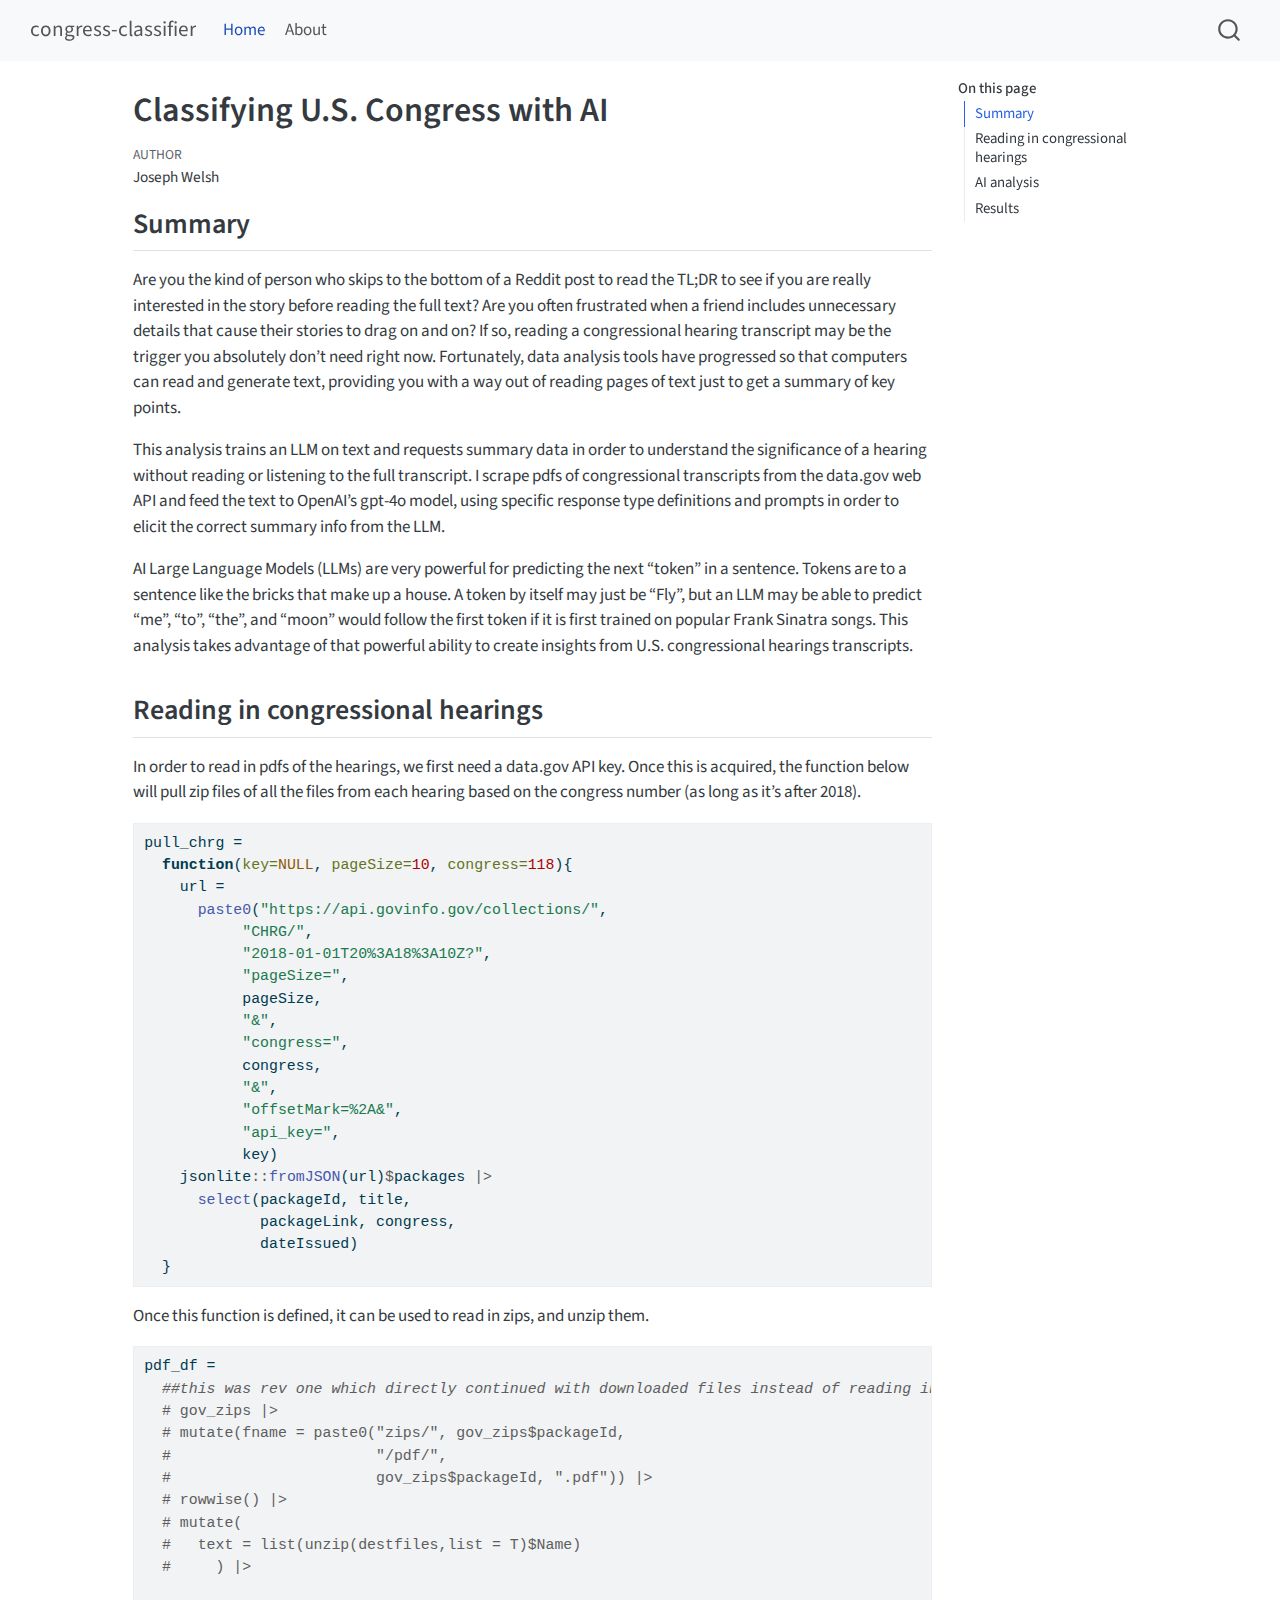
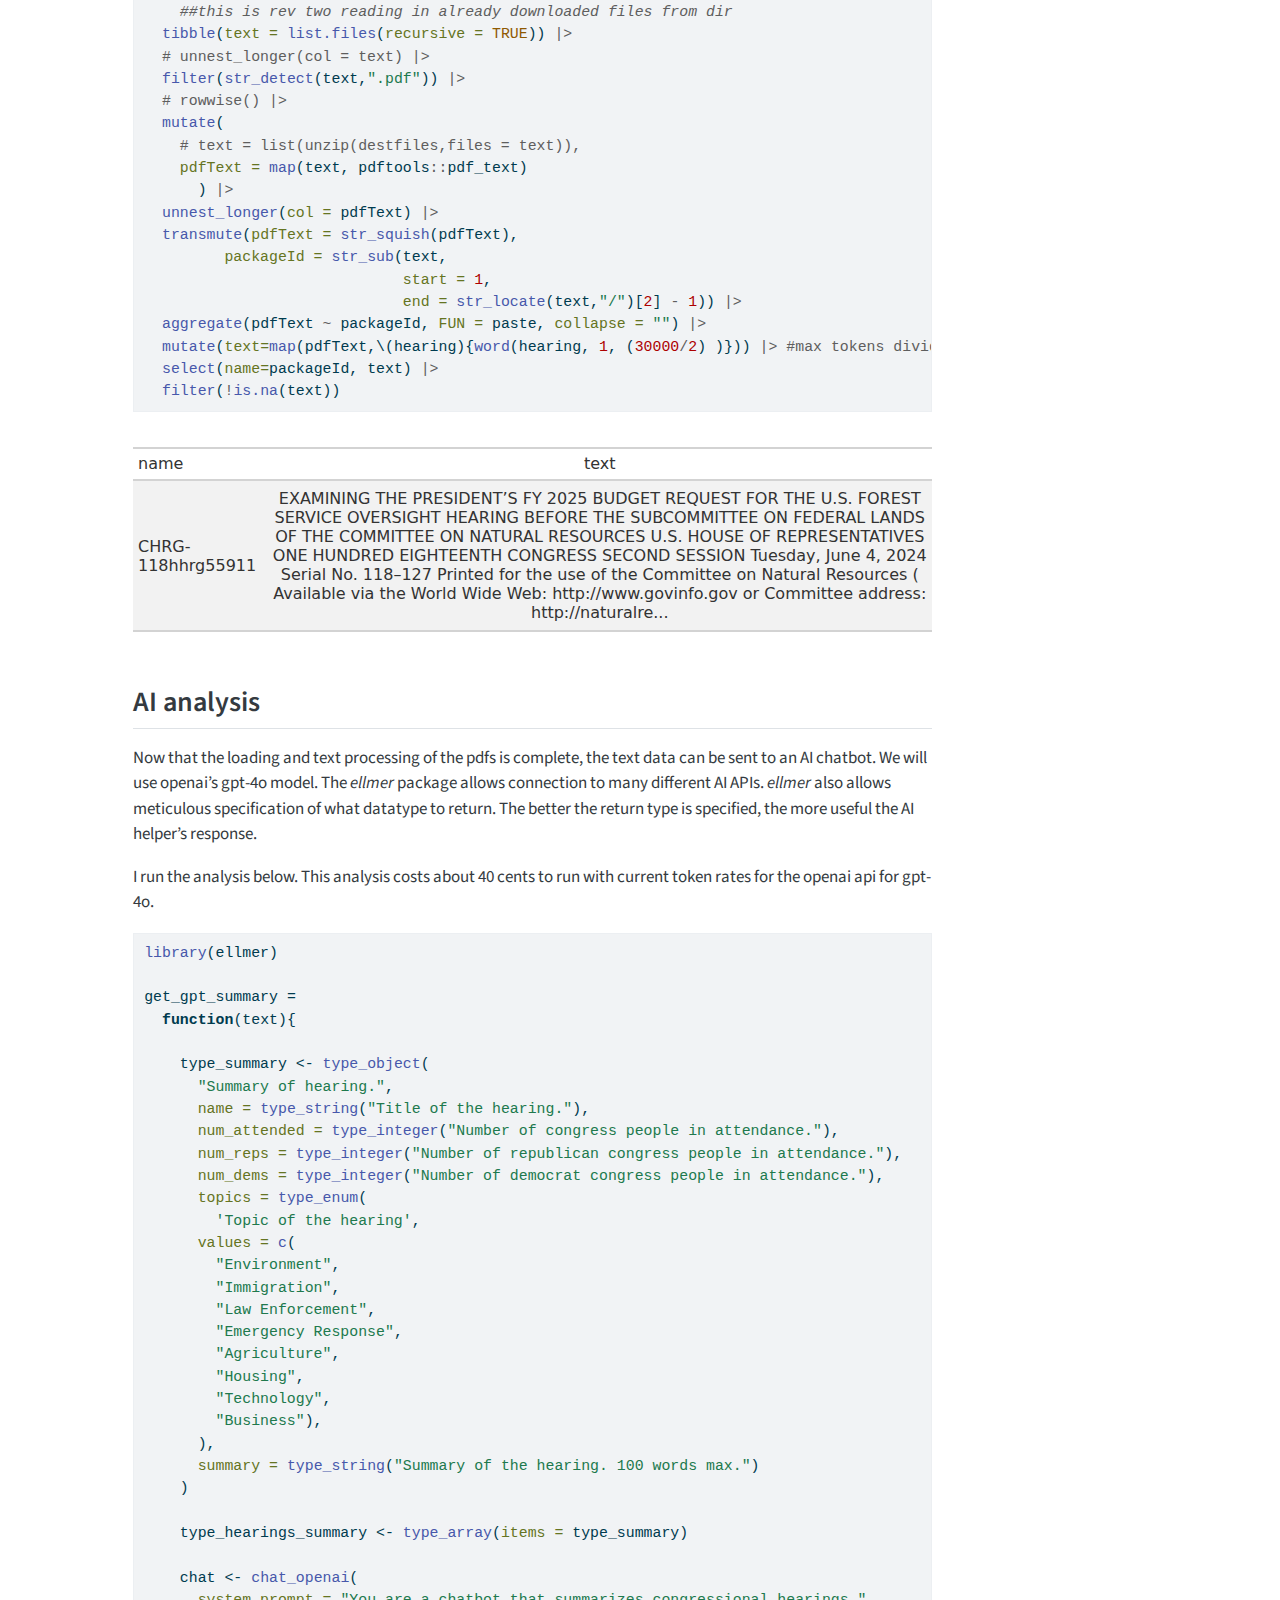
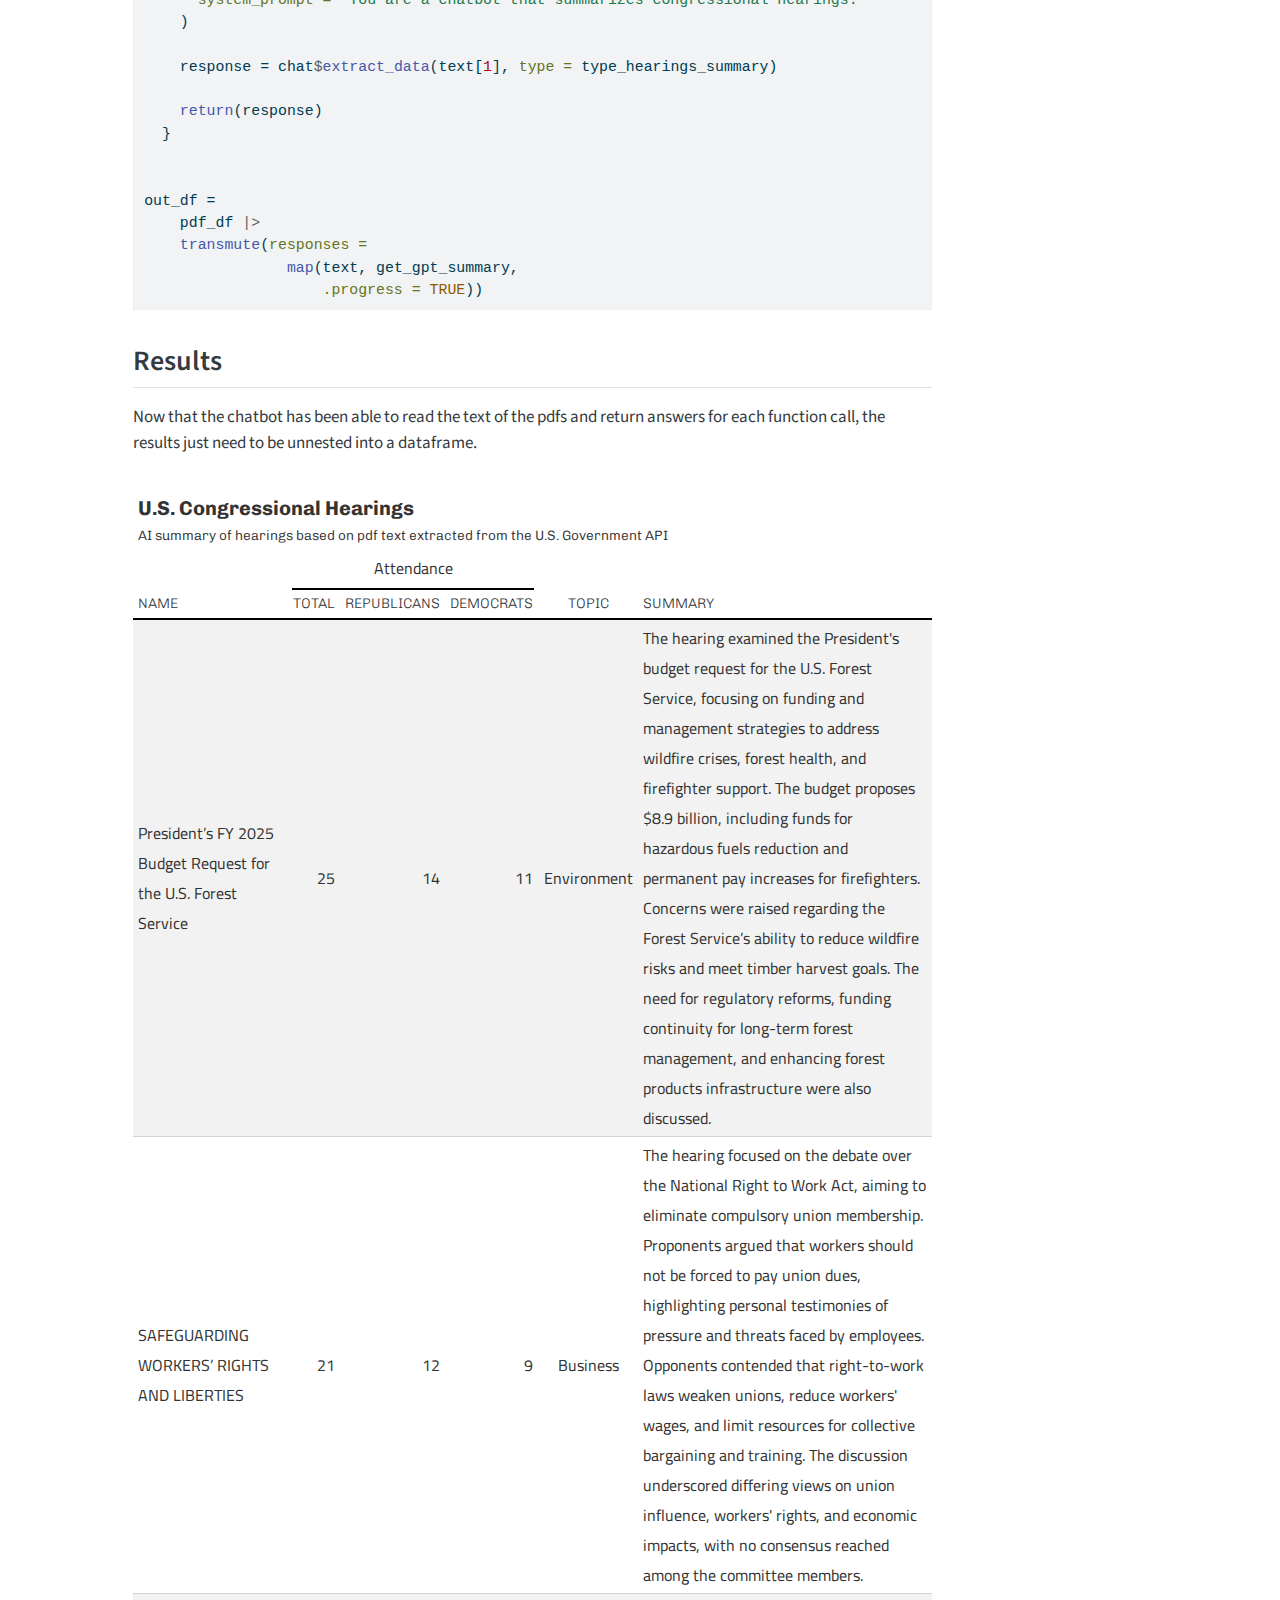
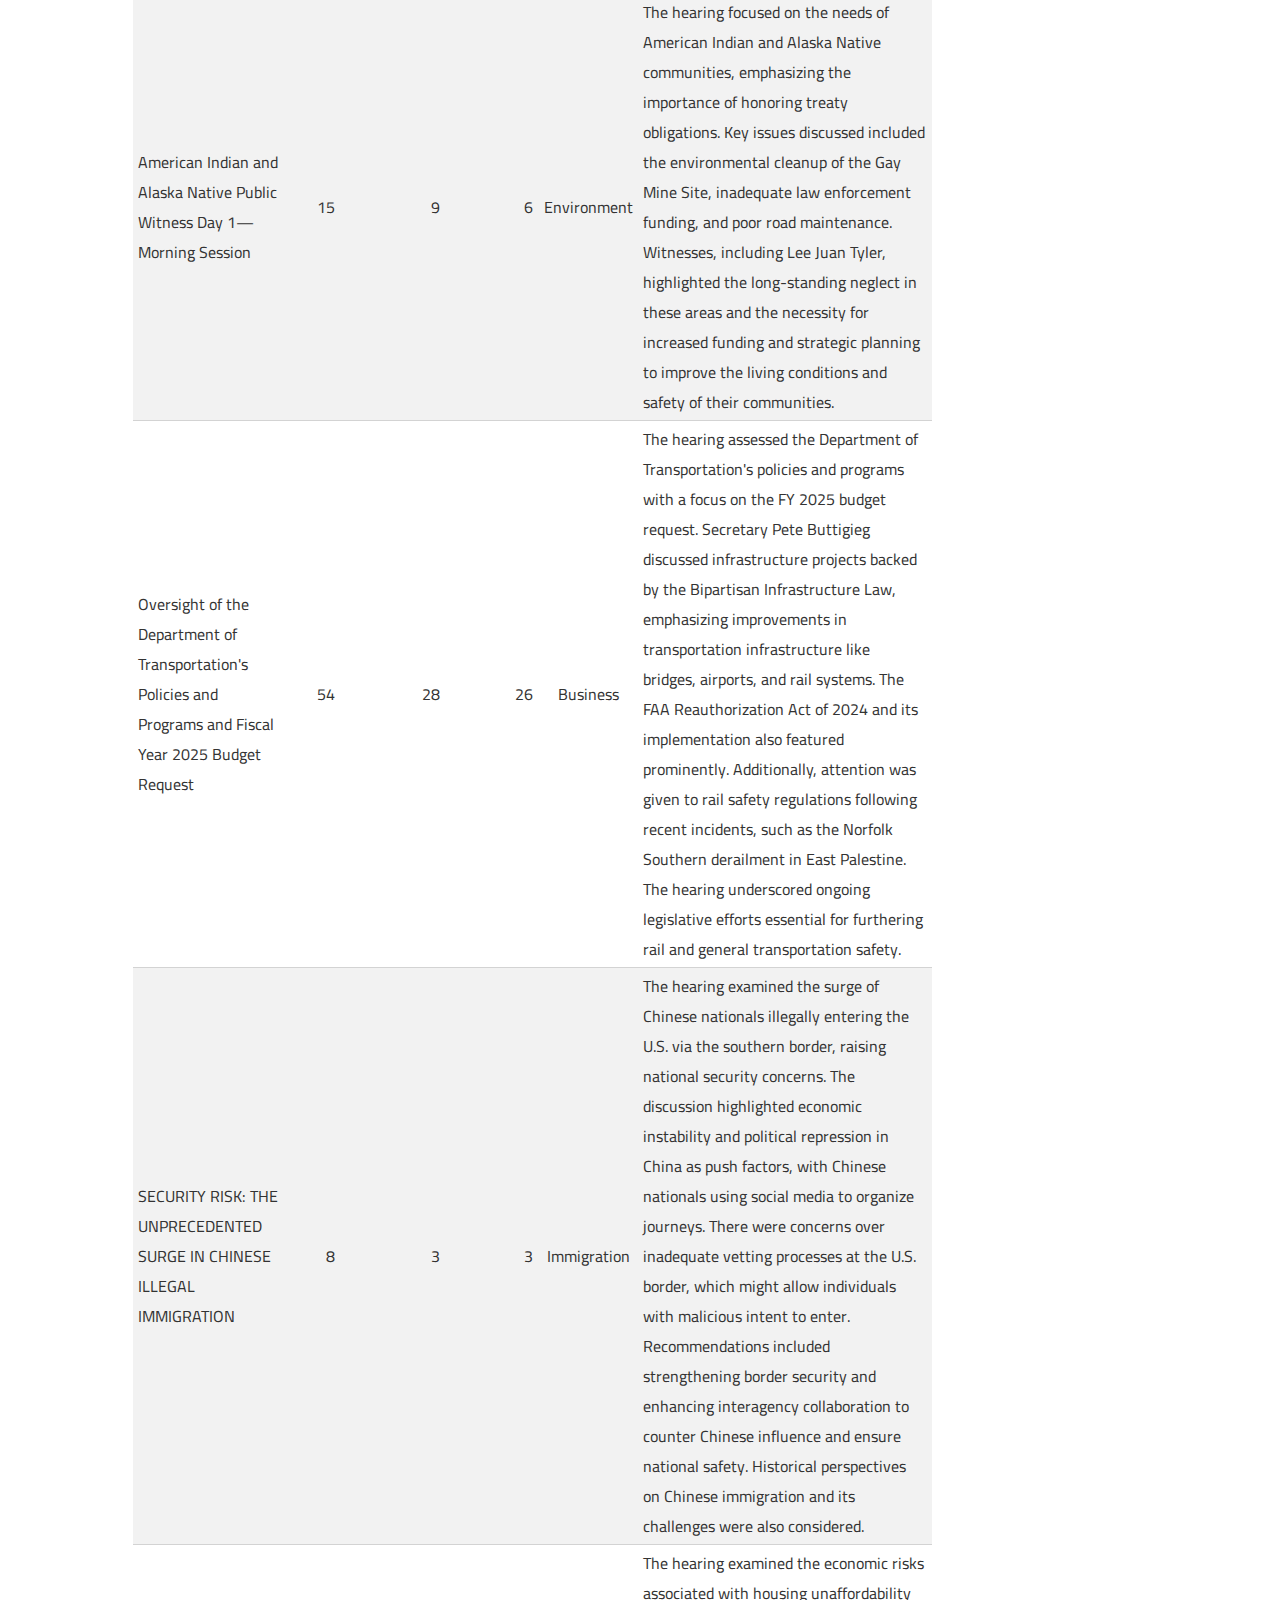
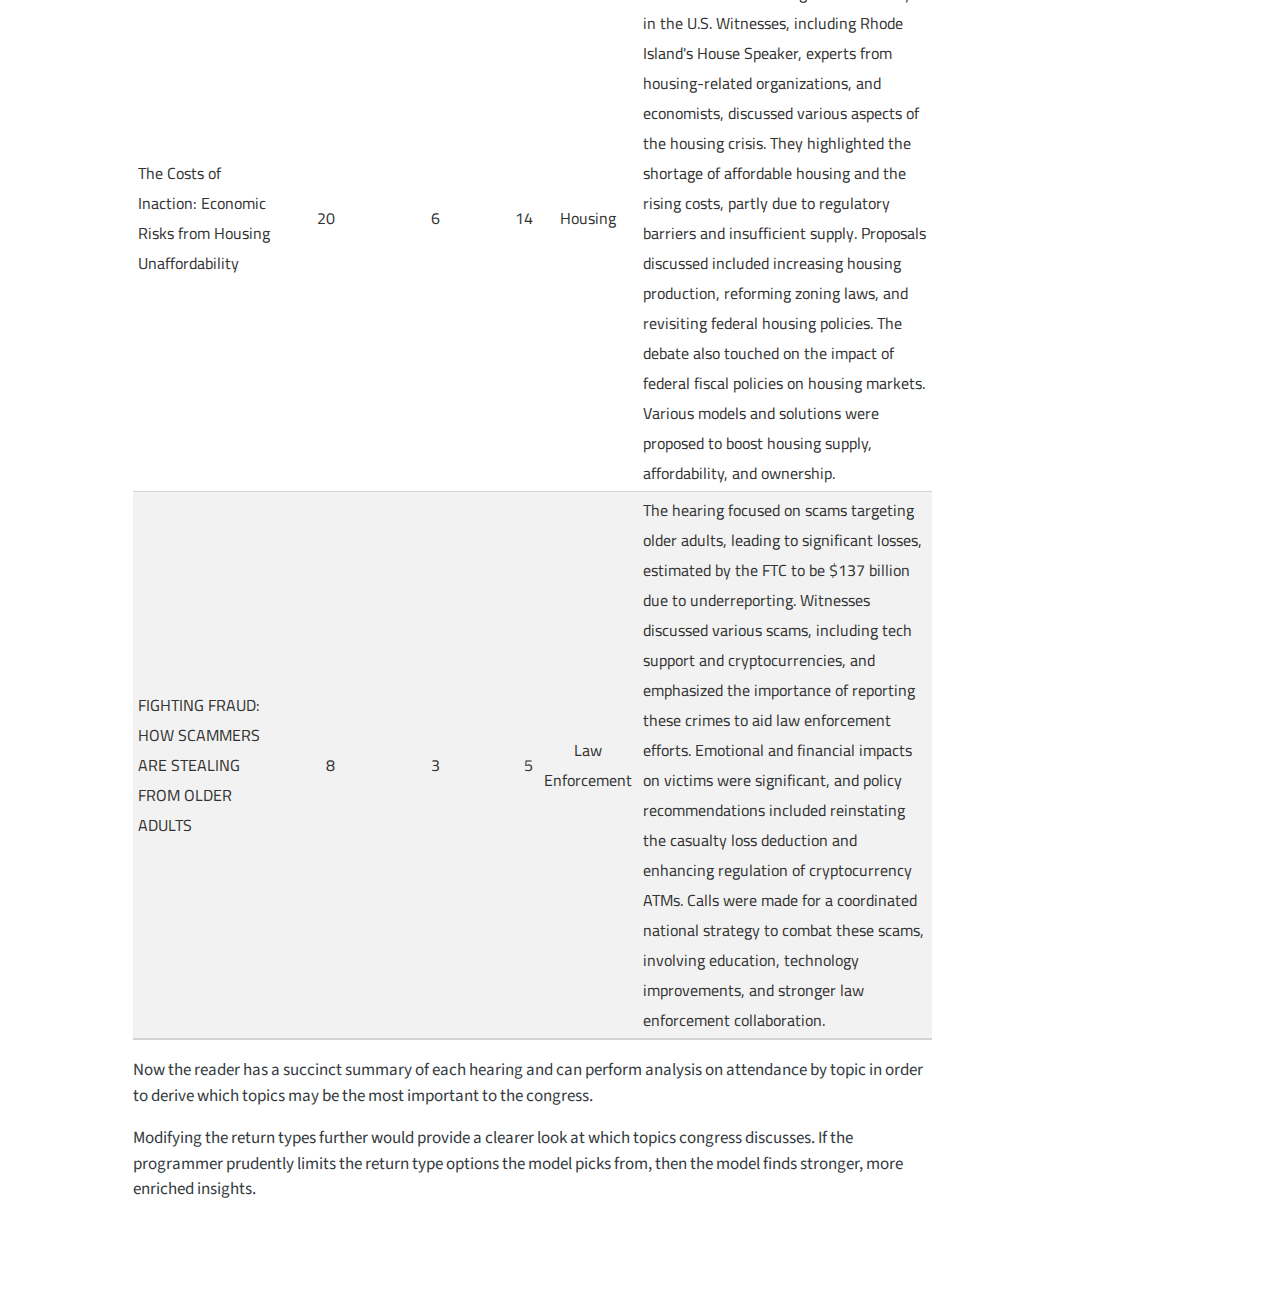
<file: docs/index.html>
<!DOCTYPE html>
<html xmlns="http://www.w3.org/1999/xhtml" lang="en" xml:lang="en"><head>

<meta charset="utf-8">
<meta name="generator" content="quarto-1.6.43">

<meta name="viewport" content="width=device-width, initial-scale=1.0, user-scalable=yes">

<meta name="author" content="Joseph Welsh">

<title>Classifying U.S. Congress with AI – congress-classifier</title>
<style>
code{white-space: pre-wrap;}
span.smallcaps{font-variant: small-caps;}
div.columns{display: flex; gap: min(4vw, 1.5em);}
div.column{flex: auto; overflow-x: auto;}
div.hanging-indent{margin-left: 1.5em; text-indent: -1.5em;}
ul.task-list{list-style: none;}
ul.task-list li input[type="checkbox"] {
  width: 0.8em;
  margin: 0 0.8em 0.2em -1em; /* quarto-specific, see https://github.com/quarto-dev/quarto-cli/issues/4556 */ 
  vertical-align: middle;
}
/* CSS for syntax highlighting */
pre > code.sourceCode { white-space: pre; position: relative; }
pre > code.sourceCode > span { line-height: 1.25; }
pre > code.sourceCode > span:empty { height: 1.2em; }
.sourceCode { overflow: visible; }
code.sourceCode > span { color: inherit; text-decoration: inherit; }
div.sourceCode { margin: 1em 0; }
pre.sourceCode { margin: 0; }
@media screen {
div.sourceCode { overflow: auto; }
}
@media print {
pre > code.sourceCode { white-space: pre-wrap; }
pre > code.sourceCode > span { display: inline-block; text-indent: -5em; padding-left: 5em; }
}
pre.numberSource code
  { counter-reset: source-line 0; }
pre.numberSource code > span
  { position: relative; left: -4em; counter-increment: source-line; }
pre.numberSource code > span > a:first-child::before
  { content: counter(source-line);
    position: relative; left: -1em; text-align: right; vertical-align: baseline;
    border: none; display: inline-block;
    -webkit-touch-callout: none; -webkit-user-select: none;
    -khtml-user-select: none; -moz-user-select: none;
    -ms-user-select: none; user-select: none;
    padding: 0 4px; width: 4em;
  }
pre.numberSource { margin-left: 3em;  padding-left: 4px; }
div.sourceCode
  {   }
@media screen {
pre > code.sourceCode > span > a:first-child::before { text-decoration: underline; }
}
</style>


<script src="site_libs/quarto-nav/quarto-nav.js"></script>
<script src="site_libs/quarto-nav/headroom.min.js"></script>
<script src="site_libs/clipboard/clipboard.min.js"></script>
<script src="site_libs/quarto-search/autocomplete.umd.js"></script>
<script src="site_libs/quarto-search/fuse.min.js"></script>
<script src="site_libs/quarto-search/quarto-search.js"></script>
<meta name="quarto:offset" content="./">
<script src="site_libs/quarto-html/quarto.js"></script>
<script src="site_libs/quarto-html/popper.min.js"></script>
<script src="site_libs/quarto-html/tippy.umd.min.js"></script>
<script src="site_libs/quarto-html/anchor.min.js"></script>
<link href="site_libs/quarto-html/tippy.css" rel="stylesheet">
<link href="site_libs/quarto-html/quarto-syntax-highlighting-d4d76bf8491c20bad77d141916dc28e1.css" rel="stylesheet" id="quarto-text-highlighting-styles">
<script src="site_libs/bootstrap/bootstrap.min.js"></script>
<link href="site_libs/bootstrap/bootstrap-icons.css" rel="stylesheet">
<link href="site_libs/bootstrap/bootstrap-875dec70731ce846f6c597a05da2f85d.min.css" rel="stylesheet" append-hash="true" id="quarto-bootstrap" data-mode="light">
<script id="quarto-search-options" type="application/json">{
  "location": "navbar",
  "copy-button": false,
  "collapse-after": 3,
  "panel-placement": "end",
  "type": "overlay",
  "limit": 50,
  "keyboard-shortcut": [
    "f",
    "/",
    "s"
  ],
  "show-item-context": false,
  "language": {
    "search-no-results-text": "No results",
    "search-matching-documents-text": "matching documents",
    "search-copy-link-title": "Copy link to search",
    "search-hide-matches-text": "Hide additional matches",
    "search-more-match-text": "more match in this document",
    "search-more-matches-text": "more matches in this document",
    "search-clear-button-title": "Clear",
    "search-text-placeholder": "",
    "search-detached-cancel-button-title": "Cancel",
    "search-submit-button-title": "Submit",
    "search-label": "Search"
  }
}</script>


<link rel="stylesheet" href="styles.css">
</head>

<body class="nav-fixed">

<div id="quarto-search-results"></div>
  <header id="quarto-header" class="headroom fixed-top">
    <nav class="navbar navbar-expand-lg " data-bs-theme="dark">
      <div class="navbar-container container-fluid">
      <div class="navbar-brand-container mx-auto">
    <a class="navbar-brand" href="./index.html">
    <span class="navbar-title">congress-classifier</span>
    </a>
  </div>
            <div id="quarto-search" class="" title="Search"></div>
          <button class="navbar-toggler" type="button" data-bs-toggle="collapse" data-bs-target="#navbarCollapse" aria-controls="navbarCollapse" role="menu" aria-expanded="false" aria-label="Toggle navigation" onclick="if (window.quartoToggleHeadroom) { window.quartoToggleHeadroom(); }">
  <span class="navbar-toggler-icon"></span>
</button>
          <div class="collapse navbar-collapse" id="navbarCollapse">
            <ul class="navbar-nav navbar-nav-scroll me-auto">
  <li class="nav-item">
    <a class="nav-link active" href="./index.html" aria-current="page"> 
<span class="menu-text">Home</span></a>
  </li>  
  <li class="nav-item">
    <a class="nav-link" href="./about.html"> 
<span class="menu-text">About</span></a>
  </li>  
</ul>
          </div> <!-- /navcollapse -->
            <div class="quarto-navbar-tools">
</div>
      </div> <!-- /container-fluid -->
    </nav>
</header>
<!-- content -->
<div id="quarto-content" class="quarto-container page-columns page-rows-contents page-layout-article page-navbar">
<!-- sidebar -->
<!-- margin-sidebar -->
    <div id="quarto-margin-sidebar" class="sidebar margin-sidebar">
        <nav id="TOC" role="doc-toc" class="toc-active">
    <h2 id="toc-title">On this page</h2>
   
  <ul>
  <li><a href="#summary" id="toc-summary" class="nav-link active" data-scroll-target="#summary">Summary</a></li>
  <li><a href="#reading-in-congressional-hearings" id="toc-reading-in-congressional-hearings" class="nav-link" data-scroll-target="#reading-in-congressional-hearings">Reading in congressional hearings</a></li>
  <li><a href="#ai-analysis" id="toc-ai-analysis" class="nav-link" data-scroll-target="#ai-analysis">AI analysis</a></li>
  <li><a href="#results" id="toc-results" class="nav-link" data-scroll-target="#results">Results</a></li>
  </ul>
</nav>
    </div>
<!-- main -->
<main class="content" id="quarto-document-content">

<header id="title-block-header" class="quarto-title-block default">
<div class="quarto-title">
<h1 class="title">Classifying U.S. Congress with AI</h1>
</div>



<div class="quarto-title-meta">

    <div>
    <div class="quarto-title-meta-heading">Author</div>
    <div class="quarto-title-meta-contents">
             <p>Joseph Welsh </p>
          </div>
  </div>
    
  
    
  </div>
  


</header>


<section id="summary" class="level2">
<h2 class="anchored" data-anchor-id="summary">Summary</h2>
<p>Are you the kind of person who skips to the bottom of a Reddit post to read the TL;DR to see if you are really interested in the story before reading the full text? Are you often frustrated when a friend includes unnecessary details that cause their stories to drag on and on? If so, reading a congressional hearing transcript may be the trigger you absolutely don’t need right now. Fortunately, data analysis tools have progressed so that computers can read and generate text, providing you with a way out of reading pages of text just to get a summary of key points.</p>
<p>This analysis trains an LLM on text and requests summary data in order to understand the significance of a hearing without reading or listening to the full transcript. I scrape pdfs of congressional transcripts from the data.gov web API and feed the text to OpenAI’s gpt-4o model, using specific response type definitions and prompts in order to elicit the correct summary info from the LLM.</p>
<p>AI Large Language Models (LLMs) are very powerful for predicting the next “token” in a sentence. Tokens are to a sentence like the bricks that make up a house. A token by itself may just be “Fly”, but an LLM may be able to predict “me”, “to”, “the”, and “moon” would follow the first token if it is first trained on popular Frank Sinatra songs. This analysis takes advantage of that powerful ability to create insights from U.S. congressional hearings transcripts.</p>
</section>
<section id="reading-in-congressional-hearings" class="level2">
<h2 class="anchored" data-anchor-id="reading-in-congressional-hearings">Reading in congressional hearings</h2>
<p>In order to read in pdfs of the hearings, we first need a data.gov API key. Once this is acquired, the function below will pull zip files of all the files from each hearing based on the congress number (as long as it’s after 2018).</p>
<div class="cell">
<div class="sourceCode cell-code" id="cb1"><pre class="sourceCode r code-with-copy"><code class="sourceCode r"><span id="cb1-1"><a href="#cb1-1" aria-hidden="true" tabindex="-1"></a>pull_chrg <span class="ot">=</span> </span>
<span id="cb1-2"><a href="#cb1-2" aria-hidden="true" tabindex="-1"></a>  <span class="cf">function</span>(<span class="at">key=</span><span class="cn">NULL</span>, <span class="at">pageSize=</span><span class="dv">10</span>, <span class="at">congress=</span><span class="dv">118</span>){</span>
<span id="cb1-3"><a href="#cb1-3" aria-hidden="true" tabindex="-1"></a>    url <span class="ot">=</span></span>
<span id="cb1-4"><a href="#cb1-4" aria-hidden="true" tabindex="-1"></a>      <span class="fu">paste0</span>(<span class="st">"https://api.govinfo.gov/collections/"</span>,</span>
<span id="cb1-5"><a href="#cb1-5" aria-hidden="true" tabindex="-1"></a>           <span class="st">"CHRG/"</span>,</span>
<span id="cb1-6"><a href="#cb1-6" aria-hidden="true" tabindex="-1"></a>           <span class="st">"2018-01-01T20%3A18%3A10Z?"</span>,</span>
<span id="cb1-7"><a href="#cb1-7" aria-hidden="true" tabindex="-1"></a>           <span class="st">"pageSize="</span>,</span>
<span id="cb1-8"><a href="#cb1-8" aria-hidden="true" tabindex="-1"></a>           pageSize,</span>
<span id="cb1-9"><a href="#cb1-9" aria-hidden="true" tabindex="-1"></a>           <span class="st">"&amp;"</span>,</span>
<span id="cb1-10"><a href="#cb1-10" aria-hidden="true" tabindex="-1"></a>           <span class="st">"congress="</span>,</span>
<span id="cb1-11"><a href="#cb1-11" aria-hidden="true" tabindex="-1"></a>           congress,</span>
<span id="cb1-12"><a href="#cb1-12" aria-hidden="true" tabindex="-1"></a>           <span class="st">"&amp;"</span>,</span>
<span id="cb1-13"><a href="#cb1-13" aria-hidden="true" tabindex="-1"></a>           <span class="st">"offsetMark=%2A&amp;"</span>,</span>
<span id="cb1-14"><a href="#cb1-14" aria-hidden="true" tabindex="-1"></a>           <span class="st">"api_key="</span>,</span>
<span id="cb1-15"><a href="#cb1-15" aria-hidden="true" tabindex="-1"></a>           key)</span>
<span id="cb1-16"><a href="#cb1-16" aria-hidden="true" tabindex="-1"></a>    jsonlite<span class="sc">::</span><span class="fu">fromJSON</span>(url)<span class="sc">$</span>packages <span class="sc">|&gt;</span> </span>
<span id="cb1-17"><a href="#cb1-17" aria-hidden="true" tabindex="-1"></a>      <span class="fu">select</span>(packageId, title, </span>
<span id="cb1-18"><a href="#cb1-18" aria-hidden="true" tabindex="-1"></a>             packageLink, congress, </span>
<span id="cb1-19"><a href="#cb1-19" aria-hidden="true" tabindex="-1"></a>             dateIssued)</span>
<span id="cb1-20"><a href="#cb1-20" aria-hidden="true" tabindex="-1"></a>  }</span></code><button title="Copy to Clipboard" class="code-copy-button"><i class="bi"></i></button></pre></div>
</div>
<p>Once this function is defined, it can be used to read in zips, and unzip them.</p>
<div class="cell">
<div class="sourceCode cell-code" id="cb2"><pre class="sourceCode r code-with-copy"><code class="sourceCode r"><span id="cb2-1"><a href="#cb2-1" aria-hidden="true" tabindex="-1"></a>pdf_df <span class="ot">=</span> </span>
<span id="cb2-2"><a href="#cb2-2" aria-hidden="true" tabindex="-1"></a>  <span class="do">##this was rev one which directly continued with downloaded files instead of reading in from dir.</span></span>
<span id="cb2-3"><a href="#cb2-3" aria-hidden="true" tabindex="-1"></a>  <span class="co"># gov_zips |&gt;</span></span>
<span id="cb2-4"><a href="#cb2-4" aria-hidden="true" tabindex="-1"></a>  <span class="co"># mutate(fname = paste0("zips/", gov_zips$packageId,</span></span>
<span id="cb2-5"><a href="#cb2-5" aria-hidden="true" tabindex="-1"></a>  <span class="co">#                       "/pdf/", </span></span>
<span id="cb2-6"><a href="#cb2-6" aria-hidden="true" tabindex="-1"></a>  <span class="co">#                       gov_zips$packageId, ".pdf")) |&gt; </span></span>
<span id="cb2-7"><a href="#cb2-7" aria-hidden="true" tabindex="-1"></a>  <span class="co"># rowwise() |&gt; </span></span>
<span id="cb2-8"><a href="#cb2-8" aria-hidden="true" tabindex="-1"></a>  <span class="co"># mutate(</span></span>
<span id="cb2-9"><a href="#cb2-9" aria-hidden="true" tabindex="-1"></a>  <span class="co">#   text = list(unzip(destfiles,list = T)$Name)</span></span>
<span id="cb2-10"><a href="#cb2-10" aria-hidden="true" tabindex="-1"></a>  <span class="co">#     ) |&gt; </span></span>
<span id="cb2-11"><a href="#cb2-11" aria-hidden="true" tabindex="-1"></a>  </span>
<span id="cb2-12"><a href="#cb2-12" aria-hidden="true" tabindex="-1"></a>    <span class="do">##this is rev two reading in already downloaded files from dir</span></span>
<span id="cb2-13"><a href="#cb2-13" aria-hidden="true" tabindex="-1"></a>  <span class="fu">tibble</span>(<span class="at">text =</span> <span class="fu">list.files</span>(<span class="at">recursive =</span> <span class="cn">TRUE</span>)) <span class="sc">|&gt;</span> </span>
<span id="cb2-14"><a href="#cb2-14" aria-hidden="true" tabindex="-1"></a>  <span class="co"># unnest_longer(col = text) |&gt; </span></span>
<span id="cb2-15"><a href="#cb2-15" aria-hidden="true" tabindex="-1"></a>  <span class="fu">filter</span>(<span class="fu">str_detect</span>(text,<span class="st">".pdf"</span>)) <span class="sc">|&gt;</span> </span>
<span id="cb2-16"><a href="#cb2-16" aria-hidden="true" tabindex="-1"></a>  <span class="co"># rowwise() |&gt; </span></span>
<span id="cb2-17"><a href="#cb2-17" aria-hidden="true" tabindex="-1"></a>  <span class="fu">mutate</span>(</span>
<span id="cb2-18"><a href="#cb2-18" aria-hidden="true" tabindex="-1"></a>    <span class="co"># text = list(unzip(destfiles,files = text)),</span></span>
<span id="cb2-19"><a href="#cb2-19" aria-hidden="true" tabindex="-1"></a>    <span class="at">pdfText =</span> <span class="fu">map</span>(text, pdftools<span class="sc">::</span>pdf_text)</span>
<span id="cb2-20"><a href="#cb2-20" aria-hidden="true" tabindex="-1"></a>      ) <span class="sc">|&gt;</span> </span>
<span id="cb2-21"><a href="#cb2-21" aria-hidden="true" tabindex="-1"></a>  <span class="fu">unnest_longer</span>(<span class="at">col =</span> pdfText) <span class="sc">|&gt;</span> </span>
<span id="cb2-22"><a href="#cb2-22" aria-hidden="true" tabindex="-1"></a>  <span class="fu">transmute</span>(<span class="at">pdfText =</span> <span class="fu">str_squish</span>(pdfText),</span>
<span id="cb2-23"><a href="#cb2-23" aria-hidden="true" tabindex="-1"></a>         <span class="at">packageId =</span> <span class="fu">str_sub</span>(text, </span>
<span id="cb2-24"><a href="#cb2-24" aria-hidden="true" tabindex="-1"></a>                             <span class="at">start =</span> <span class="dv">1</span>,</span>
<span id="cb2-25"><a href="#cb2-25" aria-hidden="true" tabindex="-1"></a>                             <span class="at">end =</span> <span class="fu">str_locate</span>(text,<span class="st">"/"</span>)[<span class="dv">2</span>] <span class="sc">-</span> <span class="dv">1</span>)) <span class="sc">|&gt;</span> </span>
<span id="cb2-26"><a href="#cb2-26" aria-hidden="true" tabindex="-1"></a>  <span class="fu">aggregate</span>(pdfText <span class="sc">~</span> packageId, <span class="at">FUN =</span> paste, <span class="at">collapse =</span> <span class="st">""</span>) <span class="sc">|&gt;</span> </span>
<span id="cb2-27"><a href="#cb2-27" aria-hidden="true" tabindex="-1"></a>  <span class="fu">mutate</span>(<span class="at">text=</span><span class="fu">map</span>(pdfText,\(hearing){<span class="fu">word</span>(hearing, <span class="dv">1</span>, (<span class="dv">30000</span><span class="sc">/</span><span class="dv">2</span>) )})) <span class="sc">|&gt;</span> <span class="co">#max tokens divided by average tokens per word in English (1.5) plus .5 since congress likes the big words</span></span>
<span id="cb2-28"><a href="#cb2-28" aria-hidden="true" tabindex="-1"></a>  <span class="fu">select</span>(<span class="at">name=</span>packageId, text) <span class="sc">|&gt;</span> </span>
<span id="cb2-29"><a href="#cb2-29" aria-hidden="true" tabindex="-1"></a>  <span class="fu">filter</span>(<span class="sc">!</span><span class="fu">is.na</span>(text))</span></code><button title="Copy to Clipboard" class="code-copy-button"><i class="bi"></i></button></pre></div>
</div>
<div class="cell">
<div class="cell-output-display">
<div id="wtjpolrsts" style="padding-left:0px;padding-right:0px;padding-top:10px;padding-bottom:10px;overflow-x:auto;overflow-y:auto;width:auto;height:auto;">
<style>#wtjpolrsts table {
  font-family: system-ui, 'Segoe UI', Roboto, Helvetica, Arial, sans-serif, 'Apple Color Emoji', 'Segoe UI Emoji', 'Segoe UI Symbol', 'Noto Color Emoji';
  -webkit-font-smoothing: antialiased;
  -moz-osx-font-smoothing: grayscale;
}

#wtjpolrsts thead, #wtjpolrsts tbody, #wtjpolrsts tfoot, #wtjpolrsts tr, #wtjpolrsts td, #wtjpolrsts th {
  border-style: none;
}

#wtjpolrsts p {
  margin: 0;
  padding: 0;
}

#wtjpolrsts .gt_table {
  display: table;
  border-collapse: collapse;
  line-height: normal;
  margin-left: auto;
  margin-right: auto;
  color: #333333;
  font-size: 16px;
  font-weight: normal;
  font-style: normal;
  background-color: #FFFFFF;
  width: auto;
  border-top-style: solid;
  border-top-width: 2px;
  border-top-color: #A8A8A8;
  border-right-style: none;
  border-right-width: 2px;
  border-right-color: #D3D3D3;
  border-bottom-style: solid;
  border-bottom-width: 2px;
  border-bottom-color: #A8A8A8;
  border-left-style: none;
  border-left-width: 2px;
  border-left-color: #D3D3D3;
}

#wtjpolrsts .gt_caption {
  padding-top: 4px;
  padding-bottom: 4px;
}

#wtjpolrsts .gt_title {
  color: #333333;
  font-size: 125%;
  font-weight: initial;
  padding-top: 4px;
  padding-bottom: 4px;
  padding-left: 5px;
  padding-right: 5px;
  border-bottom-color: #FFFFFF;
  border-bottom-width: 0;
}

#wtjpolrsts .gt_subtitle {
  color: #333333;
  font-size: 85%;
  font-weight: initial;
  padding-top: 3px;
  padding-bottom: 5px;
  padding-left: 5px;
  padding-right: 5px;
  border-top-color: #FFFFFF;
  border-top-width: 0;
}

#wtjpolrsts .gt_heading {
  background-color: #FFFFFF;
  text-align: center;
  border-bottom-color: #FFFFFF;
  border-left-style: none;
  border-left-width: 1px;
  border-left-color: #D3D3D3;
  border-right-style: none;
  border-right-width: 1px;
  border-right-color: #D3D3D3;
}

#wtjpolrsts .gt_bottom_border {
  border-bottom-style: solid;
  border-bottom-width: 2px;
  border-bottom-color: #D3D3D3;
}

#wtjpolrsts .gt_col_headings {
  border-top-style: solid;
  border-top-width: 2px;
  border-top-color: #D3D3D3;
  border-bottom-style: solid;
  border-bottom-width: 2px;
  border-bottom-color: #D3D3D3;
  border-left-style: none;
  border-left-width: 1px;
  border-left-color: #D3D3D3;
  border-right-style: none;
  border-right-width: 1px;
  border-right-color: #D3D3D3;
}

#wtjpolrsts .gt_col_heading {
  color: #333333;
  background-color: #FFFFFF;
  font-size: 100%;
  font-weight: normal;
  text-transform: inherit;
  border-left-style: none;
  border-left-width: 1px;
  border-left-color: #D3D3D3;
  border-right-style: none;
  border-right-width: 1px;
  border-right-color: #D3D3D3;
  vertical-align: bottom;
  padding-top: 5px;
  padding-bottom: 6px;
  padding-left: 5px;
  padding-right: 5px;
  overflow-x: hidden;
}

#wtjpolrsts .gt_column_spanner_outer {
  color: #333333;
  background-color: #FFFFFF;
  font-size: 100%;
  font-weight: normal;
  text-transform: inherit;
  padding-top: 0;
  padding-bottom: 0;
  padding-left: 4px;
  padding-right: 4px;
}

#wtjpolrsts .gt_column_spanner_outer:first-child {
  padding-left: 0;
}

#wtjpolrsts .gt_column_spanner_outer:last-child {
  padding-right: 0;
}

#wtjpolrsts .gt_column_spanner {
  border-bottom-style: solid;
  border-bottom-width: 2px;
  border-bottom-color: #D3D3D3;
  vertical-align: bottom;
  padding-top: 5px;
  padding-bottom: 5px;
  overflow-x: hidden;
  display: inline-block;
  width: 100%;
}

#wtjpolrsts .gt_spanner_row {
  border-bottom-style: hidden;
}

#wtjpolrsts .gt_group_heading {
  padding-top: 8px;
  padding-bottom: 8px;
  padding-left: 5px;
  padding-right: 5px;
  color: #333333;
  background-color: #FFFFFF;
  font-size: 100%;
  font-weight: initial;
  text-transform: inherit;
  border-top-style: solid;
  border-top-width: 2px;
  border-top-color: #D3D3D3;
  border-bottom-style: solid;
  border-bottom-width: 2px;
  border-bottom-color: #D3D3D3;
  border-left-style: none;
  border-left-width: 1px;
  border-left-color: #D3D3D3;
  border-right-style: none;
  border-right-width: 1px;
  border-right-color: #D3D3D3;
  vertical-align: middle;
  text-align: left;
}

#wtjpolrsts .gt_empty_group_heading {
  padding: 0.5px;
  color: #333333;
  background-color: #FFFFFF;
  font-size: 100%;
  font-weight: initial;
  border-top-style: solid;
  border-top-width: 2px;
  border-top-color: #D3D3D3;
  border-bottom-style: solid;
  border-bottom-width: 2px;
  border-bottom-color: #D3D3D3;
  vertical-align: middle;
}

#wtjpolrsts .gt_from_md > :first-child {
  margin-top: 0;
}

#wtjpolrsts .gt_from_md > :last-child {
  margin-bottom: 0;
}

#wtjpolrsts .gt_row {
  padding-top: 8px;
  padding-bottom: 8px;
  padding-left: 5px;
  padding-right: 5px;
  margin: 10px;
  border-top-style: solid;
  border-top-width: 1px;
  border-top-color: #D3D3D3;
  border-left-style: none;
  border-left-width: 1px;
  border-left-color: #D3D3D3;
  border-right-style: none;
  border-right-width: 1px;
  border-right-color: #D3D3D3;
  vertical-align: middle;
  overflow-x: hidden;
}

#wtjpolrsts .gt_stub {
  color: #333333;
  background-color: #FFFFFF;
  font-size: 100%;
  font-weight: initial;
  text-transform: inherit;
  border-right-style: solid;
  border-right-width: 2px;
  border-right-color: #D3D3D3;
  padding-left: 5px;
  padding-right: 5px;
}

#wtjpolrsts .gt_stub_row_group {
  color: #333333;
  background-color: #FFFFFF;
  font-size: 100%;
  font-weight: initial;
  text-transform: inherit;
  border-right-style: solid;
  border-right-width: 2px;
  border-right-color: #D3D3D3;
  padding-left: 5px;
  padding-right: 5px;
  vertical-align: top;
}

#wtjpolrsts .gt_row_group_first td {
  border-top-width: 2px;
}

#wtjpolrsts .gt_row_group_first th {
  border-top-width: 2px;
}

#wtjpolrsts .gt_summary_row {
  color: #333333;
  background-color: #FFFFFF;
  text-transform: inherit;
  padding-top: 8px;
  padding-bottom: 8px;
  padding-left: 5px;
  padding-right: 5px;
}

#wtjpolrsts .gt_first_summary_row {
  border-top-style: solid;
  border-top-color: #D3D3D3;
}

#wtjpolrsts .gt_first_summary_row.thick {
  border-top-width: 2px;
}

#wtjpolrsts .gt_last_summary_row {
  padding-top: 8px;
  padding-bottom: 8px;
  padding-left: 5px;
  padding-right: 5px;
  border-bottom-style: solid;
  border-bottom-width: 2px;
  border-bottom-color: #D3D3D3;
}

#wtjpolrsts .gt_grand_summary_row {
  color: #333333;
  background-color: #FFFFFF;
  text-transform: inherit;
  padding-top: 8px;
  padding-bottom: 8px;
  padding-left: 5px;
  padding-right: 5px;
}

#wtjpolrsts .gt_first_grand_summary_row {
  padding-top: 8px;
  padding-bottom: 8px;
  padding-left: 5px;
  padding-right: 5px;
  border-top-style: double;
  border-top-width: 6px;
  border-top-color: #D3D3D3;
}

#wtjpolrsts .gt_last_grand_summary_row_top {
  padding-top: 8px;
  padding-bottom: 8px;
  padding-left: 5px;
  padding-right: 5px;
  border-bottom-style: double;
  border-bottom-width: 6px;
  border-bottom-color: #D3D3D3;
}

#wtjpolrsts .gt_striped {
  background-color: rgba(128, 128, 128, 0.05);
}

#wtjpolrsts .gt_table_body {
  border-top-style: solid;
  border-top-width: 2px;
  border-top-color: #D3D3D3;
  border-bottom-style: solid;
  border-bottom-width: 2px;
  border-bottom-color: #D3D3D3;
}

#wtjpolrsts .gt_footnotes {
  color: #333333;
  background-color: #FFFFFF;
  border-bottom-style: none;
  border-bottom-width: 2px;
  border-bottom-color: #D3D3D3;
  border-left-style: none;
  border-left-width: 2px;
  border-left-color: #D3D3D3;
  border-right-style: none;
  border-right-width: 2px;
  border-right-color: #D3D3D3;
}

#wtjpolrsts .gt_footnote {
  margin: 0px;
  font-size: 90%;
  padding-top: 4px;
  padding-bottom: 4px;
  padding-left: 5px;
  padding-right: 5px;
}

#wtjpolrsts .gt_sourcenotes {
  color: #333333;
  background-color: #FFFFFF;
  border-bottom-style: none;
  border-bottom-width: 2px;
  border-bottom-color: #D3D3D3;
  border-left-style: none;
  border-left-width: 2px;
  border-left-color: #D3D3D3;
  border-right-style: none;
  border-right-width: 2px;
  border-right-color: #D3D3D3;
}

#wtjpolrsts .gt_sourcenote {
  font-size: 90%;
  padding-top: 4px;
  padding-bottom: 4px;
  padding-left: 5px;
  padding-right: 5px;
}

#wtjpolrsts .gt_left {
  text-align: left;
}

#wtjpolrsts .gt_center {
  text-align: center;
}

#wtjpolrsts .gt_right {
  text-align: right;
  font-variant-numeric: tabular-nums;
}

#wtjpolrsts .gt_font_normal {
  font-weight: normal;
}

#wtjpolrsts .gt_font_bold {
  font-weight: bold;
}

#wtjpolrsts .gt_font_italic {
  font-style: italic;
}

#wtjpolrsts .gt_super {
  font-size: 65%;
}

#wtjpolrsts .gt_footnote_marks {
  font-size: 75%;
  vertical-align: 0.4em;
  position: initial;
}

#wtjpolrsts .gt_asterisk {
  font-size: 100%;
  vertical-align: 0;
}

#wtjpolrsts .gt_indent_1 {
  text-indent: 5px;
}

#wtjpolrsts .gt_indent_2 {
  text-indent: 10px;
}

#wtjpolrsts .gt_indent_3 {
  text-indent: 15px;
}

#wtjpolrsts .gt_indent_4 {
  text-indent: 20px;
}

#wtjpolrsts .gt_indent_5 {
  text-indent: 25px;
}

#wtjpolrsts .katex-display {
  display: inline-flex !important;
  margin-bottom: 0.75em !important;
}

#wtjpolrsts div.Reactable > div.rt-table > div.rt-thead > div.rt-tr.rt-tr-group-header > div.rt-th-group:after {
  height: 0px !important;
}
</style>

<table class="gt_table caption-top table table-sm table-striped small" data-quarto-postprocess="true" data-quarto-disable-processing="false" data-quarto-bootstrap="false">
<thead>
<tr class="gt_col_headings header">
<th id="name" class="gt_col_heading gt_columns_bottom_border gt_left" data-quarto-table-cell-role="th" scope="col">name</th>
<th id="text" class="gt_col_heading gt_columns_bottom_border gt_center" data-quarto-table-cell-role="th" scope="col">text</th>
</tr>
</thead>
<tbody class="gt_table_body">
<tr class="odd">
<td class="gt_row gt_left" headers="name">CHRG-118hhrg55911</td>
<td class="gt_row gt_center" headers="text">EXAMINING THE PRESIDENT’S FY 2025 BUDGET REQUEST FOR THE U.S. FOREST SERVICE OVERSIGHT HEARING BEFORE THE SUBCOMMITTEE ON FEDERAL LANDS OF THE COMMITTEE ON NATURAL RESOURCES U.S. HOUSE OF REPRESENTATIVES ONE HUNDRED EIGHTEENTH CONGRESS SECOND SESSION Tuesday, June 4, 2024 Serial No. 118–127 Printed for the use of the Committee on Natural Resources ( Available via the World Wide Web: http://www.govinfo.gov or Committee address: http://naturalre...</td>
</tr>
</tbody>
</table>

</div>
</div>
</div>
</section>
<section id="ai-analysis" class="level2">
<h2 class="anchored" data-anchor-id="ai-analysis">AI analysis</h2>
<p>Now that the loading and text processing of the pdfs is complete, the text data can be sent to an AI chatbot. We will use openai’s gpt-4o model. The <em>ellmer</em> package allows connection to many different AI APIs. <em>ellmer</em> also allows meticulous specification of what datatype to return. The better the return type is specified, the more useful the AI helper’s response.</p>
<p>I run the analysis below. This analysis costs about 40 cents to run with current token rates for the openai api for gpt-4o.</p>
<div class="cell">
<div class="sourceCode cell-code" id="cb3"><pre class="sourceCode r code-with-copy"><code class="sourceCode r"><span id="cb3-1"><a href="#cb3-1" aria-hidden="true" tabindex="-1"></a><span class="fu">library</span>(ellmer)</span>
<span id="cb3-2"><a href="#cb3-2" aria-hidden="true" tabindex="-1"></a></span>
<span id="cb3-3"><a href="#cb3-3" aria-hidden="true" tabindex="-1"></a>get_gpt_summary <span class="ot">=</span> </span>
<span id="cb3-4"><a href="#cb3-4" aria-hidden="true" tabindex="-1"></a>  <span class="cf">function</span>(text){</span>
<span id="cb3-5"><a href="#cb3-5" aria-hidden="true" tabindex="-1"></a>    </span>
<span id="cb3-6"><a href="#cb3-6" aria-hidden="true" tabindex="-1"></a>    type_summary <span class="ot">&lt;-</span> <span class="fu">type_object</span>(</span>
<span id="cb3-7"><a href="#cb3-7" aria-hidden="true" tabindex="-1"></a>      <span class="st">"Summary of hearing."</span>,</span>
<span id="cb3-8"><a href="#cb3-8" aria-hidden="true" tabindex="-1"></a>      <span class="at">name =</span> <span class="fu">type_string</span>(<span class="st">"Title of the hearing."</span>),</span>
<span id="cb3-9"><a href="#cb3-9" aria-hidden="true" tabindex="-1"></a>      <span class="at">num_attended =</span> <span class="fu">type_integer</span>(<span class="st">"Number of congress people in attendance."</span>),</span>
<span id="cb3-10"><a href="#cb3-10" aria-hidden="true" tabindex="-1"></a>      <span class="at">num_reps =</span> <span class="fu">type_integer</span>(<span class="st">"Number of republican congress people in attendance."</span>),</span>
<span id="cb3-11"><a href="#cb3-11" aria-hidden="true" tabindex="-1"></a>      <span class="at">num_dems =</span> <span class="fu">type_integer</span>(<span class="st">"Number of democrat congress people in attendance."</span>),</span>
<span id="cb3-12"><a href="#cb3-12" aria-hidden="true" tabindex="-1"></a>      <span class="at">topics =</span> <span class="fu">type_enum</span>(</span>
<span id="cb3-13"><a href="#cb3-13" aria-hidden="true" tabindex="-1"></a>        <span class="st">'Topic of the hearing'</span>,</span>
<span id="cb3-14"><a href="#cb3-14" aria-hidden="true" tabindex="-1"></a>      <span class="at">values =</span> <span class="fu">c</span>(</span>
<span id="cb3-15"><a href="#cb3-15" aria-hidden="true" tabindex="-1"></a>        <span class="st">"Environment"</span>,</span>
<span id="cb3-16"><a href="#cb3-16" aria-hidden="true" tabindex="-1"></a>        <span class="st">"Immigration"</span>,</span>
<span id="cb3-17"><a href="#cb3-17" aria-hidden="true" tabindex="-1"></a>        <span class="st">"Law Enforcement"</span>,</span>
<span id="cb3-18"><a href="#cb3-18" aria-hidden="true" tabindex="-1"></a>        <span class="st">"Emergency Response"</span>,</span>
<span id="cb3-19"><a href="#cb3-19" aria-hidden="true" tabindex="-1"></a>        <span class="st">"Agriculture"</span>,</span>
<span id="cb3-20"><a href="#cb3-20" aria-hidden="true" tabindex="-1"></a>        <span class="st">"Housing"</span>,</span>
<span id="cb3-21"><a href="#cb3-21" aria-hidden="true" tabindex="-1"></a>        <span class="st">"Technology"</span>,</span>
<span id="cb3-22"><a href="#cb3-22" aria-hidden="true" tabindex="-1"></a>        <span class="st">"Business"</span>),</span>
<span id="cb3-23"><a href="#cb3-23" aria-hidden="true" tabindex="-1"></a>      ),</span>
<span id="cb3-24"><a href="#cb3-24" aria-hidden="true" tabindex="-1"></a>      <span class="at">summary =</span> <span class="fu">type_string</span>(<span class="st">"Summary of the hearing. 100 words max."</span>)</span>
<span id="cb3-25"><a href="#cb3-25" aria-hidden="true" tabindex="-1"></a>    )</span>
<span id="cb3-26"><a href="#cb3-26" aria-hidden="true" tabindex="-1"></a>    </span>
<span id="cb3-27"><a href="#cb3-27" aria-hidden="true" tabindex="-1"></a>    type_hearings_summary <span class="ot">&lt;-</span> <span class="fu">type_array</span>(<span class="at">items =</span> type_summary)</span>
<span id="cb3-28"><a href="#cb3-28" aria-hidden="true" tabindex="-1"></a>    </span>
<span id="cb3-29"><a href="#cb3-29" aria-hidden="true" tabindex="-1"></a>    chat <span class="ot">&lt;-</span> <span class="fu">chat_openai</span>(</span>
<span id="cb3-30"><a href="#cb3-30" aria-hidden="true" tabindex="-1"></a>      <span class="at">system_prompt =</span> <span class="st">"You are a chatbot that summarizes congressional hearings."</span></span>
<span id="cb3-31"><a href="#cb3-31" aria-hidden="true" tabindex="-1"></a>    )</span>
<span id="cb3-32"><a href="#cb3-32" aria-hidden="true" tabindex="-1"></a>    </span>
<span id="cb3-33"><a href="#cb3-33" aria-hidden="true" tabindex="-1"></a>    response <span class="ot">=</span> chat<span class="sc">$</span><span class="fu">extract_data</span>(text[<span class="dv">1</span>], <span class="at">type =</span> type_hearings_summary)</span>
<span id="cb3-34"><a href="#cb3-34" aria-hidden="true" tabindex="-1"></a>    </span>
<span id="cb3-35"><a href="#cb3-35" aria-hidden="true" tabindex="-1"></a>    <span class="fu">return</span>(response)</span>
<span id="cb3-36"><a href="#cb3-36" aria-hidden="true" tabindex="-1"></a>  }</span>
<span id="cb3-37"><a href="#cb3-37" aria-hidden="true" tabindex="-1"></a></span>
<span id="cb3-38"><a href="#cb3-38" aria-hidden="true" tabindex="-1"></a></span>
<span id="cb3-39"><a href="#cb3-39" aria-hidden="true" tabindex="-1"></a>out_df <span class="ot">=</span> </span>
<span id="cb3-40"><a href="#cb3-40" aria-hidden="true" tabindex="-1"></a>    pdf_df <span class="sc">|&gt;</span> </span>
<span id="cb3-41"><a href="#cb3-41" aria-hidden="true" tabindex="-1"></a>    <span class="fu">transmute</span>(<span class="at">responses =</span> </span>
<span id="cb3-42"><a href="#cb3-42" aria-hidden="true" tabindex="-1"></a>                <span class="fu">map</span>(text, get_gpt_summary,</span>
<span id="cb3-43"><a href="#cb3-43" aria-hidden="true" tabindex="-1"></a>                    <span class="at">.progress =</span> <span class="cn">TRUE</span>))</span></code><button title="Copy to Clipboard" class="code-copy-button"><i class="bi"></i></button></pre></div>
</div>
</section>
<section id="results" class="level2">
<h2 class="anchored" data-anchor-id="results">Results</h2>
<p>Now that the chatbot has been able to read the text of the pdfs and return answers for each function call, the results just need to be unnested into a dataframe.</p>
<div class="cell">
<div class="cell-output-display">
<div id="lwjusvsboe" style="padding-left:0px;padding-right:0px;padding-top:10px;padding-bottom:10px;overflow-x:auto;overflow-y:auto;width:auto;height:auto;">
<style>@import url("https://fonts.googleapis.com/css2?family=Chivo:ital,wght@0,100;0,200;0,300;0,400;0,500;0,600;0,700;0,800;0,900;1,100;1,200;1,300;1,400;1,500;1,600;1,700;1,800;1,900&display=swap");
@import url("https://fonts.googleapis.com/css2?family=Chivo:ital,wght@0,100;0,200;0,300;0,400;0,500;0,600;0,700;0,800;0,900;1,100;1,200;1,300;1,400;1,500;1,600;1,700;1,800;1,900&display=swap");
@import url("https://fonts.googleapis.com/css2?family=Chivo:ital,wght@0,100;0,200;0,300;0,400;0,500;0,600;0,700;0,800;0,900;1,100;1,200;1,300;1,400;1,500;1,600;1,700;1,800;1,900&display=swap");
@import url("https://fonts.googleapis.com/css2?family=Cairo:ital,wght@0,100;0,200;0,300;0,400;0,500;0,600;0,700;0,800;0,900;1,100;1,200;1,300;1,400;1,500;1,600;1,700;1,800;1,900&display=swap");
#lwjusvsboe table {
  font-family: Cairo, system-ui, 'Segoe UI', Roboto, Helvetica, Arial, sans-serif, 'Apple Color Emoji', 'Segoe UI Emoji', 'Segoe UI Symbol', 'Noto Color Emoji';
  -webkit-font-smoothing: antialiased;
  -moz-osx-font-smoothing: grayscale;
}

#lwjusvsboe thead, #lwjusvsboe tbody, #lwjusvsboe tfoot, #lwjusvsboe tr, #lwjusvsboe td, #lwjusvsboe th {
  border-style: none;
}

#lwjusvsboe p {
  margin: 0;
  padding: 0;
}

#lwjusvsboe .gt_table {
  display: table;
  border-collapse: collapse;
  line-height: normal;
  margin-left: auto;
  margin-right: auto;
  color: #333333;
  font-size: 16px;
  font-weight: 400;
  font-style: normal;
  background-color: #FFFFFF;
  width: auto;
  border-top-style: none;
  border-top-width: 3px;
  border-top-color: #A8A8A8;
  border-right-style: none;
  border-right-width: 2px;
  border-right-color: #D3D3D3;
  border-bottom-style: none;
  border-bottom-width: 2px;
  border-bottom-color: #A8A8A8;
  border-left-style: none;
  border-left-width: 2px;
  border-left-color: #D3D3D3;
}

#lwjusvsboe .gt_caption {
  padding-top: 4px;
  padding-bottom: 4px;
}

#lwjusvsboe .gt_title {
  color: #333333;
  font-size: 125%;
  font-weight: initial;
  padding-top: 4px;
  padding-bottom: 4px;
  padding-left: 5px;
  padding-right: 5px;
  border-bottom-color: #FFFFFF;
  border-bottom-width: 0;
}

#lwjusvsboe .gt_subtitle {
  color: #333333;
  font-size: 85%;
  font-weight: initial;
  padding-top: 3px;
  padding-bottom: 5px;
  padding-left: 5px;
  padding-right: 5px;
  border-top-color: #FFFFFF;
  border-top-width: 0;
}

#lwjusvsboe .gt_heading {
  background-color: #FFFFFF;
  text-align: left;
  border-bottom-color: #FFFFFF;
  border-left-style: none;
  border-left-width: 1px;
  border-left-color: #D3D3D3;
  border-right-style: none;
  border-right-width: 1px;
  border-right-color: #D3D3D3;
}

#lwjusvsboe .gt_bottom_border {
  border-bottom-style: none;
  border-bottom-width: 2px;
  border-bottom-color: #D3D3D3;
}

#lwjusvsboe .gt_col_headings {
  border-top-style: none;
  border-top-width: 2px;
  border-top-color: #D3D3D3;
  border-bottom-style: solid;
  border-bottom-width: 2px;
  border-bottom-color: #000000;
  border-left-style: none;
  border-left-width: 1px;
  border-left-color: #D3D3D3;
  border-right-style: none;
  border-right-width: 1px;
  border-right-color: #D3D3D3;
}

#lwjusvsboe .gt_col_heading {
  color: #333333;
  background-color: #FFFFFF;
  font-size: 100%;
  font-weight: normal;
  text-transform: inherit;
  border-left-style: none;
  border-left-width: 1px;
  border-left-color: #D3D3D3;
  border-right-style: none;
  border-right-width: 1px;
  border-right-color: #D3D3D3;
  vertical-align: bottom;
  padding-top: 5px;
  padding-bottom: 6px;
  padding-left: 5px;
  padding-right: 5px;
  overflow-x: hidden;
}

#lwjusvsboe .gt_column_spanner_outer {
  color: #333333;
  background-color: #FFFFFF;
  font-size: 100%;
  font-weight: normal;
  text-transform: inherit;
  padding-top: 0;
  padding-bottom: 0;
  padding-left: 4px;
  padding-right: 4px;
}

#lwjusvsboe .gt_column_spanner_outer:first-child {
  padding-left: 0;
}

#lwjusvsboe .gt_column_spanner_outer:last-child {
  padding-right: 0;
}

#lwjusvsboe .gt_column_spanner {
  border-bottom-style: solid;
  border-bottom-width: 2px;
  border-bottom-color: #000000;
  vertical-align: bottom;
  padding-top: 5px;
  padding-bottom: 5px;
  overflow-x: hidden;
  display: inline-block;
  width: 100%;
}

#lwjusvsboe .gt_spanner_row {
  border-bottom-style: hidden;
}

#lwjusvsboe .gt_group_heading {
  padding-top: 8px;
  padding-bottom: 8px;
  padding-left: 5px;
  padding-right: 5px;
  color: #333333;
  background-color: #FFFFFF;
  font-size: 100%;
  font-weight: initial;
  text-transform: inherit;
  border-top-style: none;
  border-top-width: 2px;
  border-top-color: #000000;
  border-bottom-style: solid;
  border-bottom-width: 1px;
  border-bottom-color: #FFFFFF;
  border-left-style: none;
  border-left-width: 1px;
  border-left-color: #D3D3D3;
  border-right-style: none;
  border-right-width: 1px;
  border-right-color: #D3D3D3;
  vertical-align: middle;
  text-align: left;
}

#lwjusvsboe .gt_empty_group_heading {
  padding: 0.5px;
  color: #333333;
  background-color: #FFFFFF;
  font-size: 100%;
  font-weight: initial;
  border-top-style: none;
  border-top-width: 2px;
  border-top-color: #000000;
  border-bottom-style: solid;
  border-bottom-width: 1px;
  border-bottom-color: #FFFFFF;
  vertical-align: middle;
}

#lwjusvsboe .gt_from_md > :first-child {
  margin-top: 0;
}

#lwjusvsboe .gt_from_md > :last-child {
  margin-bottom: 0;
}

#lwjusvsboe .gt_row {
  padding-top: 3px;
  padding-bottom: 3px;
  padding-left: 5px;
  padding-right: 5px;
  margin: 10px;
  border-top-style: solid;
  border-top-width: 1px;
  border-top-color: #D3D3D3;
  border-left-style: none;
  border-left-width: 1px;
  border-left-color: #D3D3D3;
  border-right-style: none;
  border-right-width: 1px;
  border-right-color: #D3D3D3;
  vertical-align: middle;
  overflow-x: hidden;
}

#lwjusvsboe .gt_stub {
  color: #333333;
  background-color: #FFFFFF;
  font-size: 100%;
  font-weight: initial;
  text-transform: inherit;
  border-right-style: solid;
  border-right-width: 0px;
  border-right-color: #FFFFFF;
  padding-left: 5px;
  padding-right: 5px;
}

#lwjusvsboe .gt_stub_row_group {
  color: #333333;
  background-color: #FFFFFF;
  font-size: 100%;
  font-weight: initial;
  text-transform: inherit;
  border-right-style: solid;
  border-right-width: 2px;
  border-right-color: #D3D3D3;
  padding-left: 5px;
  padding-right: 5px;
  vertical-align: top;
}

#lwjusvsboe .gt_row_group_first td {
  border-top-width: 2px;
}

#lwjusvsboe .gt_row_group_first th {
  border-top-width: 2px;
}

#lwjusvsboe .gt_summary_row {
  color: #333333;
  background-color: #FFFFFF;
  text-transform: inherit;
  padding-top: 8px;
  padding-bottom: 8px;
  padding-left: 5px;
  padding-right: 5px;
}

#lwjusvsboe .gt_first_summary_row {
  border-top-style: solid;
  border-top-color: #D3D3D3;
}

#lwjusvsboe .gt_first_summary_row.thick {
  border-top-width: 2px;
}

#lwjusvsboe .gt_last_summary_row {
  padding-top: 8px;
  padding-bottom: 8px;
  padding-left: 5px;
  padding-right: 5px;
  border-bottom-style: solid;
  border-bottom-width: 2px;
  border-bottom-color: #D3D3D3;
}

#lwjusvsboe .gt_grand_summary_row {
  color: #333333;
  background-color: #FFFFFF;
  text-transform: inherit;
  padding-top: 8px;
  padding-bottom: 8px;
  padding-left: 5px;
  padding-right: 5px;
}

#lwjusvsboe .gt_first_grand_summary_row {
  padding-top: 8px;
  padding-bottom: 8px;
  padding-left: 5px;
  padding-right: 5px;
  border-top-style: double;
  border-top-width: 6px;
  border-top-color: #D3D3D3;
}

#lwjusvsboe .gt_last_grand_summary_row_top {
  padding-top: 8px;
  padding-bottom: 8px;
  padding-left: 5px;
  padding-right: 5px;
  border-bottom-style: double;
  border-bottom-width: 6px;
  border-bottom-color: #D3D3D3;
}

#lwjusvsboe .gt_striped {
  background-color: rgba(128, 128, 128, 0.05);
}

#lwjusvsboe .gt_table_body {
  border-top-style: solid;
  border-top-width: 2px;
  border-top-color: #D3D3D3;
  border-bottom-style: solid;
  border-bottom-width: 2px;
  border-bottom-color: #D3D3D3;
}

#lwjusvsboe .gt_footnotes {
  color: #333333;
  background-color: #FFFFFF;
  border-bottom-style: none;
  border-bottom-width: 2px;
  border-bottom-color: #D3D3D3;
  border-left-style: none;
  border-left-width: 2px;
  border-left-color: #D3D3D3;
  border-right-style: none;
  border-right-width: 2px;
  border-right-color: #D3D3D3;
}

#lwjusvsboe .gt_footnote {
  margin: 0px;
  font-size: 90%;
  padding-top: 4px;
  padding-bottom: 4px;
  padding-left: 5px;
  padding-right: 5px;
}

#lwjusvsboe .gt_sourcenotes {
  color: #333333;
  background-color: #FFFFFF;
  border-bottom-style: none;
  border-bottom-width: 2px;
  border-bottom-color: #D3D3D3;
  border-left-style: none;
  border-left-width: 2px;
  border-left-color: #D3D3D3;
  border-right-style: none;
  border-right-width: 2px;
  border-right-color: #D3D3D3;
}

#lwjusvsboe .gt_sourcenote {
  font-size: 12px;
  padding-top: 4px;
  padding-bottom: 4px;
  padding-left: 5px;
  padding-right: 5px;
}

#lwjusvsboe .gt_left {
  text-align: left;
}

#lwjusvsboe .gt_center {
  text-align: center;
}

#lwjusvsboe .gt_right {
  text-align: right;
  font-variant-numeric: tabular-nums;
}

#lwjusvsboe .gt_font_normal {
  font-weight: normal;
}

#lwjusvsboe .gt_font_bold {
  font-weight: bold;
}

#lwjusvsboe .gt_font_italic {
  font-style: italic;
}

#lwjusvsboe .gt_super {
  font-size: 65%;
}

#lwjusvsboe .gt_footnote_marks {
  font-size: 75%;
  vertical-align: 0.4em;
  position: initial;
}

#lwjusvsboe .gt_asterisk {
  font-size: 100%;
  vertical-align: 0;
}

#lwjusvsboe .gt_indent_1 {
  text-indent: 5px;
}

#lwjusvsboe .gt_indent_2 {
  text-indent: 10px;
}

#lwjusvsboe .gt_indent_3 {
  text-indent: 15px;
}

#lwjusvsboe .gt_indent_4 {
  text-indent: 20px;
}

#lwjusvsboe .gt_indent_5 {
  text-indent: 25px;
}

#lwjusvsboe .katex-display {
  display: inline-flex !important;
  margin-bottom: 0.75em !important;
}

#lwjusvsboe div.Reactable > div.rt-table > div.rt-thead > div.rt-tr.rt-tr-group-header > div.rt-th-group:after {
  height: 0px !important;
}

tbody tr:last-child {
  border-bottom: 2px solid #ffffff00;
}
</style>

<table class="gt_table caption-top table table-sm table-striped small" data-quarto-postprocess="true" data-quarto-disable-processing="false" data-quarto-bootstrap="false">
<thead>
<tr class="gt_heading header">
<th colspan="6" class="gt_heading gt_title gt_font_normal" style="font-family: Chivo; font-weight: 700">U.S. Congressional Hearings</th>
</tr>
<tr class="gt_heading even">
<th colspan="6" class="gt_heading gt_subtitle gt_font_normal gt_bottom_border" style="font-family: Chivo; font-weight: 300">AI summary of hearings based on pdf text extracted from the U.S. Government API</th>
</tr>
<tr class="gt_col_headings gt_spanner_row header">
<th rowspan="2" id="name" class="gt_col_heading gt_columns_bottom_border gt_left" data-quarto-table-cell-role="th" style="border-top-width: 0px; border-top-style: solid; border-top-color: black; font-family: Chivo; font-size: 14px; vertical-align: bottom; font-weight: 200; text-transform: uppercase" scope="col">name</th>
<th colspan="3" id="Attendance" class="gt_center gt_columns_top_border gt_column_spanner_outer" data-quarto-table-cell-role="th" scope="colgroup"><div class="gt_column_spanner">
Attendance
</div></th>
<th rowspan="2" id="topics" class="gt_col_heading gt_columns_bottom_border gt_center" data-quarto-table-cell-role="th" style="border-top-width: 0px; border-top-style: solid; border-top-color: black; font-family: Chivo; font-size: 14px; vertical-align: bottom; font-weight: 200; text-transform: uppercase" scope="col">topic</th>
<th rowspan="2" id="summary" class="gt_col_heading gt_columns_bottom_border gt_left" data-quarto-table-cell-role="th" style="border-top-width: 0px; border-top-style: solid; border-top-color: black; font-family: Chivo; font-size: 14px; vertical-align: bottom; font-weight: 200; text-transform: uppercase" scope="col">summary</th>
</tr>
<tr class="gt_col_headings even">
<th id="num_attended" class="gt_col_heading gt_columns_bottom_border gt_right" data-quarto-table-cell-role="th" style="border-top-width: 0px; border-top-style: solid; border-top-color: black; font-family: Chivo; font-size: 14px; vertical-align: bottom; font-weight: 200; text-transform: uppercase" scope="col">total</th>
<th id="num_reps" class="gt_col_heading gt_columns_bottom_border gt_right" data-quarto-table-cell-role="th" style="border-top-width: 0px; border-top-style: solid; border-top-color: black; font-family: Chivo; font-size: 14px; vertical-align: bottom; font-weight: 200; text-transform: uppercase" scope="col">republicans</th>
<th id="num_dems" class="gt_col_heading gt_columns_bottom_border gt_right" data-quarto-table-cell-role="th" style="border-top-width: 0px; border-top-style: solid; border-top-color: black; font-family: Chivo; font-size: 14px; vertical-align: bottom; font-weight: 200; text-transform: uppercase" scope="col">democrats</th>
</tr>
</thead>
<tbody class="gt_table_body">
<tr class="odd">
<td class="gt_row gt_left" headers="name">President’s FY 2025 Budget Request for the U.S. Forest Service</td>
<td class="gt_row gt_right" headers="num_attended">25</td>
<td class="gt_row gt_right" headers="num_reps">14</td>
<td class="gt_row gt_right" headers="num_dems">11</td>
<td class="gt_row gt_center" headers="topics">Environment</td>
<td class="gt_row gt_left" headers="summary">The hearing examined the President's budget request for the U.S. Forest Service, focusing on funding and management strategies to address wildfire crises, forest health, and firefighter support. The budget proposes $8.9 billion, including funds for hazardous fuels reduction and permanent pay increases for firefighters. Concerns were raised regarding the Forest Service’s ability to reduce wildfire risks and meet timber harvest goals. The need for regulatory reforms, funding continuity for long-term forest management, and enhancing forest products infrastructure were also discussed.</td>
</tr>
<tr class="even">
<td class="gt_row gt_left" headers="name">SAFEGUARDING WORKERS’ RIGHTS AND LIBERTIES</td>
<td class="gt_row gt_right" headers="num_attended">21</td>
<td class="gt_row gt_right" headers="num_reps">12</td>
<td class="gt_row gt_right" headers="num_dems">9</td>
<td class="gt_row gt_center" headers="topics">Business</td>
<td class="gt_row gt_left" headers="summary">The hearing focused on the debate over the National Right to Work Act, aiming to eliminate compulsory union membership. Proponents argued that workers should not be forced to pay union dues, highlighting personal testimonies of pressure and threats faced by employees. Opponents contended that right-to-work laws weaken unions, reduce workers' wages, and limit resources for collective bargaining and training. The discussion underscored differing views on union influence, workers' rights, and economic impacts, with no consensus reached among the committee members.</td>
</tr>
<tr class="odd">
<td class="gt_row gt_left" headers="name">American Indian and Alaska Native Public Witness Day 1—Morning Session</td>
<td class="gt_row gt_right" headers="num_attended">15</td>
<td class="gt_row gt_right" headers="num_reps">9</td>
<td class="gt_row gt_right" headers="num_dems">6</td>
<td class="gt_row gt_center" headers="topics">Environment</td>
<td class="gt_row gt_left" headers="summary">The hearing focused on the needs of American Indian and Alaska Native communities, emphasizing the importance of honoring treaty obligations. Key issues discussed included the environmental cleanup of the Gay Mine Site, inadequate law enforcement funding, and poor road maintenance. Witnesses, including Lee Juan Tyler, highlighted the long-standing neglect in these areas and the necessity for increased funding and strategic planning to improve the living conditions and safety of their communities.</td>
</tr>
<tr class="even">
<td class="gt_row gt_left" headers="name">Oversight of the Department of Transportation's Policies and Programs and Fiscal Year 2025 Budget Request</td>
<td class="gt_row gt_right" headers="num_attended">54</td>
<td class="gt_row gt_right" headers="num_reps">28</td>
<td class="gt_row gt_right" headers="num_dems">26</td>
<td class="gt_row gt_center" headers="topics">Business</td>
<td class="gt_row gt_left" headers="summary">The hearing assessed the Department of Transportation's policies and programs with a focus on the FY 2025 budget request. Secretary Pete Buttigieg discussed infrastructure projects backed by the Bipartisan Infrastructure Law, emphasizing improvements in transportation infrastructure like bridges, airports, and rail systems. The FAA Reauthorization Act of 2024 and its implementation also featured prominently. Additionally, attention was given to rail safety regulations following recent incidents, such as the Norfolk Southern derailment in East Palestine. The hearing underscored ongoing legislative efforts essential for furthering rail and general transportation safety.</td>
</tr>
<tr class="odd">
<td class="gt_row gt_left" headers="name">SECURITY RISK: THE UNPRECEDENTED SURGE IN CHINESE ILLEGAL IMMIGRATION</td>
<td class="gt_row gt_right" headers="num_attended">8</td>
<td class="gt_row gt_right" headers="num_reps">3</td>
<td class="gt_row gt_right" headers="num_dems">3</td>
<td class="gt_row gt_center" headers="topics">Immigration</td>
<td class="gt_row gt_left" headers="summary">The hearing examined the surge of Chinese nationals illegally entering the U.S. via the southern border, raising national security concerns. The discussion highlighted economic instability and political repression in China as push factors, with Chinese nationals using social media to organize journeys. There were concerns over inadequate vetting processes at the U.S. border, which might allow individuals with malicious intent to enter. Recommendations included strengthening border security and enhancing interagency collaboration to counter Chinese influence and ensure national safety. Historical perspectives on Chinese immigration and its challenges were also considered.</td>
</tr>
<tr class="even">
<td class="gt_row gt_left" headers="name">The Costs of Inaction: Economic Risks from Housing Unaffordability</td>
<td class="gt_row gt_right" headers="num_attended">20</td>
<td class="gt_row gt_right" headers="num_reps">6</td>
<td class="gt_row gt_right" headers="num_dems">14</td>
<td class="gt_row gt_center" headers="topics">Housing</td>
<td class="gt_row gt_left" headers="summary">The hearing examined the economic risks associated with housing unaffordability in the U.S. Witnesses, including Rhode Island's House Speaker, experts from housing-related organizations, and economists, discussed various aspects of the housing crisis. They highlighted the shortage of affordable housing and the rising costs, partly due to regulatory barriers and insufficient supply. Proposals discussed included increasing housing production, reforming zoning laws, and revisiting federal housing policies. The debate also touched on the impact of federal fiscal policies on housing markets. Various models and solutions were proposed to boost housing supply, affordability, and ownership.</td>
</tr>
<tr class="odd">
<td class="gt_row gt_left" headers="name">FIGHTING FRAUD: HOW SCAMMERS ARE STEALING FROM OLDER ADULTS</td>
<td class="gt_row gt_right" headers="num_attended">8</td>
<td class="gt_row gt_right" headers="num_reps">3</td>
<td class="gt_row gt_right" headers="num_dems">5</td>
<td class="gt_row gt_center" headers="topics">Law Enforcement</td>
<td class="gt_row gt_left" headers="summary">The hearing focused on scams targeting older adults, leading to significant losses, estimated by the FTC to be $137 billion due to underreporting. Witnesses discussed various scams, including tech support and cryptocurrencies, and emphasized the importance of reporting these crimes to aid law enforcement efforts. Emotional and financial impacts on victims were significant, and policy recommendations included reinstating the casualty loss deduction and enhancing regulation of cryptocurrency ATMs. Calls were made for a coordinated national strategy to combat these scams, involving education, technology improvements, and stronger law enforcement collaboration.</td>
</tr>
</tbody>
</table>

</div>
</div>
</div>
<p>Now the reader has a succinct summary of each hearing and can perform analysis on attendance by topic in order to derive which topics may be the most important to the congress.</p>
<p>Modifying the return types further would provide a clearer look at which topics congress discusses. If the programmer prudently limits the return type options the model picks from, then the model finds stronger, more enriched insights.</p>


</section>

</main> <!-- /main -->
<script id="quarto-html-after-body" type="application/javascript">
window.document.addEventListener("DOMContentLoaded", function (event) {
  const toggleBodyColorMode = (bsSheetEl) => {
    const mode = bsSheetEl.getAttribute("data-mode");
    const bodyEl = window.document.querySelector("body");
    if (mode === "dark") {
      bodyEl.classList.add("quarto-dark");
      bodyEl.classList.remove("quarto-light");
    } else {
      bodyEl.classList.add("quarto-light");
      bodyEl.classList.remove("quarto-dark");
    }
  }
  const toggleBodyColorPrimary = () => {
    const bsSheetEl = window.document.querySelector("link#quarto-bootstrap");
    if (bsSheetEl) {
      toggleBodyColorMode(bsSheetEl);
    }
  }
  toggleBodyColorPrimary();  
  const icon = "";
  const anchorJS = new window.AnchorJS();
  anchorJS.options = {
    placement: 'right',
    icon: icon
  };
  anchorJS.add('.anchored');
  const isCodeAnnotation = (el) => {
    for (const clz of el.classList) {
      if (clz.startsWith('code-annotation-')) {                     
        return true;
      }
    }
    return false;
  }
  const onCopySuccess = function(e) {
    // button target
    const button = e.trigger;
    // don't keep focus
    button.blur();
    // flash "checked"
    button.classList.add('code-copy-button-checked');
    var currentTitle = button.getAttribute("title");
    button.setAttribute("title", "Copied!");
    let tooltip;
    if (window.bootstrap) {
      button.setAttribute("data-bs-toggle", "tooltip");
      button.setAttribute("data-bs-placement", "left");
      button.setAttribute("data-bs-title", "Copied!");
      tooltip = new bootstrap.Tooltip(button, 
        { trigger: "manual", 
          customClass: "code-copy-button-tooltip",
          offset: [0, -8]});
      tooltip.show();    
    }
    setTimeout(function() {
      if (tooltip) {
        tooltip.hide();
        button.removeAttribute("data-bs-title");
        button.removeAttribute("data-bs-toggle");
        button.removeAttribute("data-bs-placement");
      }
      button.setAttribute("title", currentTitle);
      button.classList.remove('code-copy-button-checked');
    }, 1000);
    // clear code selection
    e.clearSelection();
  }
  const getTextToCopy = function(trigger) {
      const codeEl = trigger.previousElementSibling.cloneNode(true);
      for (const childEl of codeEl.children) {
        if (isCodeAnnotation(childEl)) {
          childEl.remove();
        }
      }
      return codeEl.innerText;
  }
  const clipboard = new window.ClipboardJS('.code-copy-button:not([data-in-quarto-modal])', {
    text: getTextToCopy
  });
  clipboard.on('success', onCopySuccess);
  if (window.document.getElementById('quarto-embedded-source-code-modal')) {
    const clipboardModal = new window.ClipboardJS('.code-copy-button[data-in-quarto-modal]', {
      text: getTextToCopy,
      container: window.document.getElementById('quarto-embedded-source-code-modal')
    });
    clipboardModal.on('success', onCopySuccess);
  }
    var localhostRegex = new RegExp(/^(?:http|https):\/\/localhost\:?[0-9]*\//);
    var mailtoRegex = new RegExp(/^mailto:/);
      var filterRegex = new RegExp('/' + window.location.host + '/');
    var isInternal = (href) => {
        return filterRegex.test(href) || localhostRegex.test(href) || mailtoRegex.test(href);
    }
    // Inspect non-navigation links and adorn them if external
 	var links = window.document.querySelectorAll('a[href]:not(.nav-link):not(.navbar-brand):not(.toc-action):not(.sidebar-link):not(.sidebar-item-toggle):not(.pagination-link):not(.no-external):not([aria-hidden]):not(.dropdown-item):not(.quarto-navigation-tool):not(.about-link)');
    for (var i=0; i<links.length; i++) {
      const link = links[i];
      if (!isInternal(link.href)) {
        // undo the damage that might have been done by quarto-nav.js in the case of
        // links that we want to consider external
        if (link.dataset.originalHref !== undefined) {
          link.href = link.dataset.originalHref;
        }
      }
    }
  function tippyHover(el, contentFn, onTriggerFn, onUntriggerFn) {
    const config = {
      allowHTML: true,
      maxWidth: 500,
      delay: 100,
      arrow: false,
      appendTo: function(el) {
          return el.parentElement;
      },
      interactive: true,
      interactiveBorder: 10,
      theme: 'quarto',
      placement: 'bottom-start',
    };
    if (contentFn) {
      config.content = contentFn;
    }
    if (onTriggerFn) {
      config.onTrigger = onTriggerFn;
    }
    if (onUntriggerFn) {
      config.onUntrigger = onUntriggerFn;
    }
    window.tippy(el, config); 
  }
  const noterefs = window.document.querySelectorAll('a[role="doc-noteref"]');
  for (var i=0; i<noterefs.length; i++) {
    const ref = noterefs[i];
    tippyHover(ref, function() {
      // use id or data attribute instead here
      let href = ref.getAttribute('data-footnote-href') || ref.getAttribute('href');
      try { href = new URL(href).hash; } catch {}
      const id = href.replace(/^#\/?/, "");
      const note = window.document.getElementById(id);
      if (note) {
        return note.innerHTML;
      } else {
        return "";
      }
    });
  }
  const xrefs = window.document.querySelectorAll('a.quarto-xref');
  const processXRef = (id, note) => {
    // Strip column container classes
    const stripColumnClz = (el) => {
      el.classList.remove("page-full", "page-columns");
      if (el.children) {
        for (const child of el.children) {
          stripColumnClz(child);
        }
      }
    }
    stripColumnClz(note)
    if (id === null || id.startsWith('sec-')) {
      // Special case sections, only their first couple elements
      const container = document.createElement("div");
      if (note.children && note.children.length > 2) {
        container.appendChild(note.children[0].cloneNode(true));
        for (let i = 1; i < note.children.length; i++) {
          const child = note.children[i];
          if (child.tagName === "P" && child.innerText === "") {
            continue;
          } else {
            container.appendChild(child.cloneNode(true));
            break;
          }
        }
        if (window.Quarto?.typesetMath) {
          window.Quarto.typesetMath(container);
        }
        return container.innerHTML
      } else {
        if (window.Quarto?.typesetMath) {
          window.Quarto.typesetMath(note);
        }
        return note.innerHTML;
      }
    } else {
      // Remove any anchor links if they are present
      const anchorLink = note.querySelector('a.anchorjs-link');
      if (anchorLink) {
        anchorLink.remove();
      }
      if (window.Quarto?.typesetMath) {
        window.Quarto.typesetMath(note);
      }
      if (note.classList.contains("callout")) {
        return note.outerHTML;
      } else {
        return note.innerHTML;
      }
    }
  }
  for (var i=0; i<xrefs.length; i++) {
    const xref = xrefs[i];
    tippyHover(xref, undefined, function(instance) {
      instance.disable();
      let url = xref.getAttribute('href');
      let hash = undefined; 
      if (url.startsWith('#')) {
        hash = url;
      } else {
        try { hash = new URL(url).hash; } catch {}
      }
      if (hash) {
        const id = hash.replace(/^#\/?/, "");
        const note = window.document.getElementById(id);
        if (note !== null) {
          try {
            const html = processXRef(id, note.cloneNode(true));
            instance.setContent(html);
          } finally {
            instance.enable();
            instance.show();
          }
        } else {
          // See if we can fetch this
          fetch(url.split('#')[0])
          .then(res => res.text())
          .then(html => {
            const parser = new DOMParser();
            const htmlDoc = parser.parseFromString(html, "text/html");
            const note = htmlDoc.getElementById(id);
            if (note !== null) {
              const html = processXRef(id, note);
              instance.setContent(html);
            } 
          }).finally(() => {
            instance.enable();
            instance.show();
          });
        }
      } else {
        // See if we can fetch a full url (with no hash to target)
        // This is a special case and we should probably do some content thinning / targeting
        fetch(url)
        .then(res => res.text())
        .then(html => {
          const parser = new DOMParser();
          const htmlDoc = parser.parseFromString(html, "text/html");
          const note = htmlDoc.querySelector('main.content');
          if (note !== null) {
            // This should only happen for chapter cross references
            // (since there is no id in the URL)
            // remove the first header
            if (note.children.length > 0 && note.children[0].tagName === "HEADER") {
              note.children[0].remove();
            }
            const html = processXRef(null, note);
            instance.setContent(html);
          } 
        }).finally(() => {
          instance.enable();
          instance.show();
        });
      }
    }, function(instance) {
    });
  }
      let selectedAnnoteEl;
      const selectorForAnnotation = ( cell, annotation) => {
        let cellAttr = 'data-code-cell="' + cell + '"';
        let lineAttr = 'data-code-annotation="' +  annotation + '"';
        const selector = 'span[' + cellAttr + '][' + lineAttr + ']';
        return selector;
      }
      const selectCodeLines = (annoteEl) => {
        const doc = window.document;
        const targetCell = annoteEl.getAttribute("data-target-cell");
        const targetAnnotation = annoteEl.getAttribute("data-target-annotation");
        const annoteSpan = window.document.querySelector(selectorForAnnotation(targetCell, targetAnnotation));
        const lines = annoteSpan.getAttribute("data-code-lines").split(",");
        const lineIds = lines.map((line) => {
          return targetCell + "-" + line;
        })
        let top = null;
        let height = null;
        let parent = null;
        if (lineIds.length > 0) {
            //compute the position of the single el (top and bottom and make a div)
            const el = window.document.getElementById(lineIds[0]);
            top = el.offsetTop;
            height = el.offsetHeight;
            parent = el.parentElement.parentElement;
          if (lineIds.length > 1) {
            const lastEl = window.document.getElementById(lineIds[lineIds.length - 1]);
            const bottom = lastEl.offsetTop + lastEl.offsetHeight;
            height = bottom - top;
          }
          if (top !== null && height !== null && parent !== null) {
            // cook up a div (if necessary) and position it 
            let div = window.document.getElementById("code-annotation-line-highlight");
            if (div === null) {
              div = window.document.createElement("div");
              div.setAttribute("id", "code-annotation-line-highlight");
              div.style.position = 'absolute';
              parent.appendChild(div);
            }
            div.style.top = top - 2 + "px";
            div.style.height = height + 4 + "px";
            div.style.left = 0;
            let gutterDiv = window.document.getElementById("code-annotation-line-highlight-gutter");
            if (gutterDiv === null) {
              gutterDiv = window.document.createElement("div");
              gutterDiv.setAttribute("id", "code-annotation-line-highlight-gutter");
              gutterDiv.style.position = 'absolute';
              const codeCell = window.document.getElementById(targetCell);
              const gutter = codeCell.querySelector('.code-annotation-gutter');
              gutter.appendChild(gutterDiv);
            }
            gutterDiv.style.top = top - 2 + "px";
            gutterDiv.style.height = height + 4 + "px";
          }
          selectedAnnoteEl = annoteEl;
        }
      };
      const unselectCodeLines = () => {
        const elementsIds = ["code-annotation-line-highlight", "code-annotation-line-highlight-gutter"];
        elementsIds.forEach((elId) => {
          const div = window.document.getElementById(elId);
          if (div) {
            div.remove();
          }
        });
        selectedAnnoteEl = undefined;
      };
        // Handle positioning of the toggle
    window.addEventListener(
      "resize",
      throttle(() => {
        elRect = undefined;
        if (selectedAnnoteEl) {
          selectCodeLines(selectedAnnoteEl);
        }
      }, 10)
    );
    function throttle(fn, ms) {
    let throttle = false;
    let timer;
      return (...args) => {
        if(!throttle) { // first call gets through
            fn.apply(this, args);
            throttle = true;
        } else { // all the others get throttled
            if(timer) clearTimeout(timer); // cancel #2
            timer = setTimeout(() => {
              fn.apply(this, args);
              timer = throttle = false;
            }, ms);
        }
      };
    }
      // Attach click handler to the DT
      const annoteDls = window.document.querySelectorAll('dt[data-target-cell]');
      for (const annoteDlNode of annoteDls) {
        annoteDlNode.addEventListener('click', (event) => {
          const clickedEl = event.target;
          if (clickedEl !== selectedAnnoteEl) {
            unselectCodeLines();
            const activeEl = window.document.querySelector('dt[data-target-cell].code-annotation-active');
            if (activeEl) {
              activeEl.classList.remove('code-annotation-active');
            }
            selectCodeLines(clickedEl);
            clickedEl.classList.add('code-annotation-active');
          } else {
            // Unselect the line
            unselectCodeLines();
            clickedEl.classList.remove('code-annotation-active');
          }
        });
      }
  const findCites = (el) => {
    const parentEl = el.parentElement;
    if (parentEl) {
      const cites = parentEl.dataset.cites;
      if (cites) {
        return {
          el,
          cites: cites.split(' ')
        };
      } else {
        return findCites(el.parentElement)
      }
    } else {
      return undefined;
    }
  };
  var bibliorefs = window.document.querySelectorAll('a[role="doc-biblioref"]');
  for (var i=0; i<bibliorefs.length; i++) {
    const ref = bibliorefs[i];
    const citeInfo = findCites(ref);
    if (citeInfo) {
      tippyHover(citeInfo.el, function() {
        var popup = window.document.createElement('div');
        citeInfo.cites.forEach(function(cite) {
          var citeDiv = window.document.createElement('div');
          citeDiv.classList.add('hanging-indent');
          citeDiv.classList.add('csl-entry');
          var biblioDiv = window.document.getElementById('ref-' + cite);
          if (biblioDiv) {
            citeDiv.innerHTML = biblioDiv.innerHTML;
          }
          popup.appendChild(citeDiv);
        });
        return popup.innerHTML;
      });
    }
  }
});
</script>
</div> <!-- /content -->




</body></html>
</file>
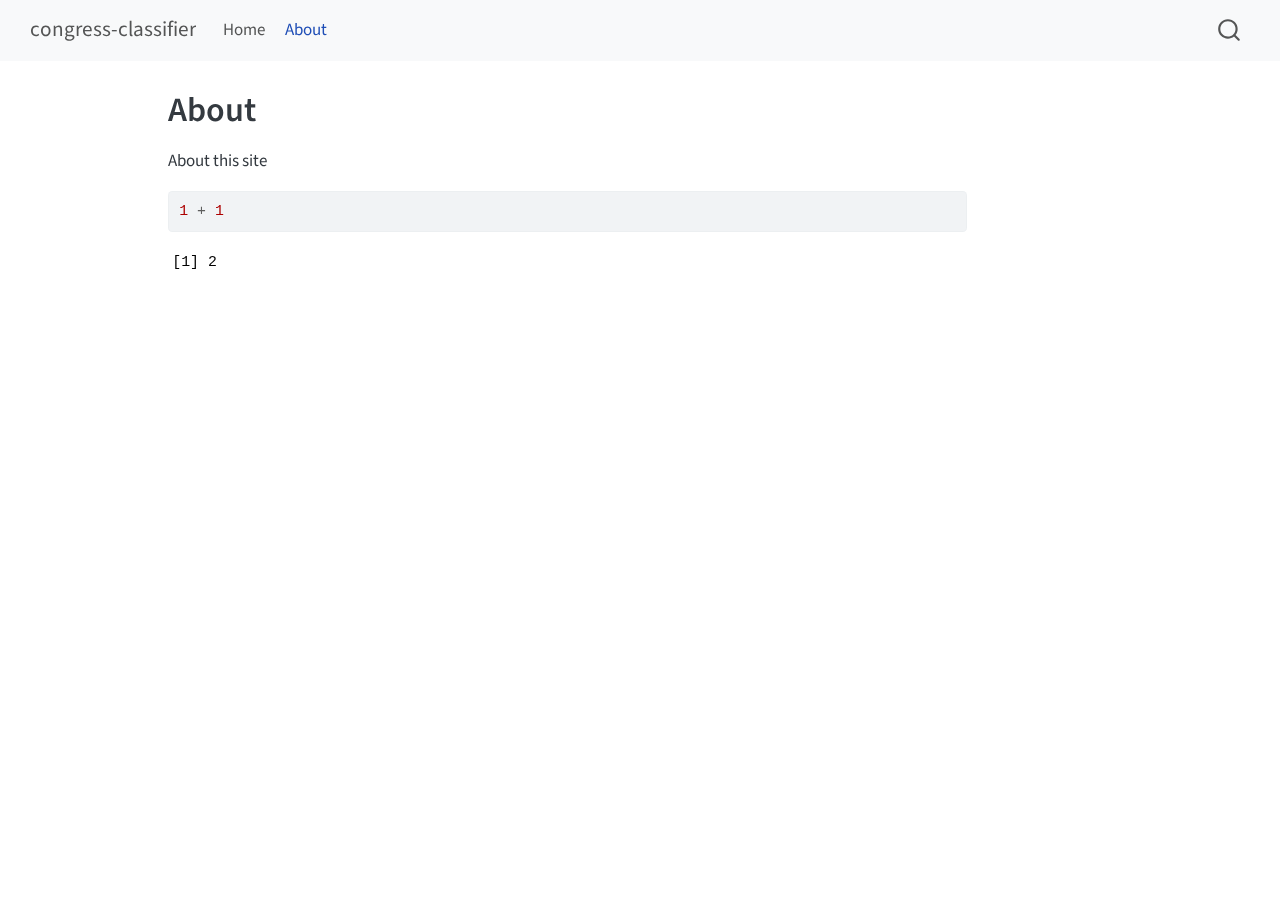
<file: docs/about.html>
<!DOCTYPE html>
<html xmlns="http://www.w3.org/1999/xhtml" lang="en" xml:lang="en"><head>

<meta charset="utf-8">
<meta name="generator" content="quarto-1.5.57">

<meta name="viewport" content="width=device-width, initial-scale=1.0, user-scalable=yes">


<title>About – congress-classifier</title>
<style>
code{white-space: pre-wrap;}
span.smallcaps{font-variant: small-caps;}
div.columns{display: flex; gap: min(4vw, 1.5em);}
div.column{flex: auto; overflow-x: auto;}
div.hanging-indent{margin-left: 1.5em; text-indent: -1.5em;}
ul.task-list{list-style: none;}
ul.task-list li input[type="checkbox"] {
  width: 0.8em;
  margin: 0 0.8em 0.2em -1em; /* quarto-specific, see https://github.com/quarto-dev/quarto-cli/issues/4556 */ 
  vertical-align: middle;
}
/* CSS for syntax highlighting */
pre > code.sourceCode { white-space: pre; position: relative; }
pre > code.sourceCode > span { line-height: 1.25; }
pre > code.sourceCode > span:empty { height: 1.2em; }
.sourceCode { overflow: visible; }
code.sourceCode > span { color: inherit; text-decoration: inherit; }
div.sourceCode { margin: 1em 0; }
pre.sourceCode { margin: 0; }
@media screen {
div.sourceCode { overflow: auto; }
}
@media print {
pre > code.sourceCode { white-space: pre-wrap; }
pre > code.sourceCode > span { display: inline-block; text-indent: -5em; padding-left: 5em; }
}
pre.numberSource code
  { counter-reset: source-line 0; }
pre.numberSource code > span
  { position: relative; left: -4em; counter-increment: source-line; }
pre.numberSource code > span > a:first-child::before
  { content: counter(source-line);
    position: relative; left: -1em; text-align: right; vertical-align: baseline;
    border: none; display: inline-block;
    -webkit-touch-callout: none; -webkit-user-select: none;
    -khtml-user-select: none; -moz-user-select: none;
    -ms-user-select: none; user-select: none;
    padding: 0 4px; width: 4em;
  }
pre.numberSource { margin-left: 3em;  padding-left: 4px; }
div.sourceCode
  {   }
@media screen {
pre > code.sourceCode > span > a:first-child::before { text-decoration: underline; }
}
</style>


<script src="site_libs/quarto-nav/quarto-nav.js"></script>
<script src="site_libs/quarto-nav/headroom.min.js"></script>
<script src="site_libs/clipboard/clipboard.min.js"></script>
<script src="site_libs/quarto-search/autocomplete.umd.js"></script>
<script src="site_libs/quarto-search/fuse.min.js"></script>
<script src="site_libs/quarto-search/quarto-search.js"></script>
<meta name="quarto:offset" content="./">
<script src="site_libs/quarto-html/quarto.js"></script>
<script src="site_libs/quarto-html/popper.min.js"></script>
<script src="site_libs/quarto-html/tippy.umd.min.js"></script>
<script src="site_libs/quarto-html/anchor.min.js"></script>
<link href="site_libs/quarto-html/tippy.css" rel="stylesheet">
<link href="site_libs/quarto-html/quarto-syntax-highlighting.css" rel="stylesheet" id="quarto-text-highlighting-styles">
<script src="site_libs/bootstrap/bootstrap.min.js"></script>
<link href="site_libs/bootstrap/bootstrap-icons.css" rel="stylesheet">
<link href="site_libs/bootstrap/bootstrap.min.css" rel="stylesheet" id="quarto-bootstrap" data-mode="light">
<script id="quarto-search-options" type="application/json">{
  "location": "navbar",
  "copy-button": false,
  "collapse-after": 3,
  "panel-placement": "end",
  "type": "overlay",
  "limit": 50,
  "keyboard-shortcut": [
    "f",
    "/",
    "s"
  ],
  "show-item-context": false,
  "language": {
    "search-no-results-text": "No results",
    "search-matching-documents-text": "matching documents",
    "search-copy-link-title": "Copy link to search",
    "search-hide-matches-text": "Hide additional matches",
    "search-more-match-text": "more match in this document",
    "search-more-matches-text": "more matches in this document",
    "search-clear-button-title": "Clear",
    "search-text-placeholder": "",
    "search-detached-cancel-button-title": "Cancel",
    "search-submit-button-title": "Submit",
    "search-label": "Search"
  }
}</script>


<link rel="stylesheet" href="styles.css">
</head>

<body class="nav-fixed">

<div id="quarto-search-results"></div>
  <header id="quarto-header" class="headroom fixed-top">
    <nav class="navbar navbar-expand-lg " data-bs-theme="dark">
      <div class="navbar-container container-fluid">
      <div class="navbar-brand-container mx-auto">
    <a class="navbar-brand" href="./index.html">
    <span class="navbar-title">congress-classifier</span>
    </a>
  </div>
            <div id="quarto-search" class="" title="Search"></div>
          <button class="navbar-toggler" type="button" data-bs-toggle="collapse" data-bs-target="#navbarCollapse" aria-controls="navbarCollapse" role="menu" aria-expanded="false" aria-label="Toggle navigation" onclick="if (window.quartoToggleHeadroom) { window.quartoToggleHeadroom(); }">
  <span class="navbar-toggler-icon"></span>
</button>
          <div class="collapse navbar-collapse" id="navbarCollapse">
            <ul class="navbar-nav navbar-nav-scroll me-auto">
  <li class="nav-item">
    <a class="nav-link" href="./index.html"> 
<span class="menu-text">Home</span></a>
  </li>  
  <li class="nav-item">
    <a class="nav-link active" href="./about.html" aria-current="page"> 
<span class="menu-text">About</span></a>
  </li>  
</ul>
          </div> <!-- /navcollapse -->
            <div class="quarto-navbar-tools">
</div>
      </div> <!-- /container-fluid -->
    </nav>
</header>
<!-- content -->
<div id="quarto-content" class="quarto-container page-columns page-rows-contents page-layout-article page-navbar">
<!-- sidebar -->
<!-- margin-sidebar -->
    <div id="quarto-margin-sidebar" class="sidebar margin-sidebar zindex-bottom">
        
    </div>
<!-- main -->
<main class="content" id="quarto-document-content">

<header id="title-block-header" class="quarto-title-block default">
<div class="quarto-title">
<h1 class="title">About</h1>
</div>



<div class="quarto-title-meta">

    
  
    
  </div>
  


</header>


<p>About this site</p>
<div class="cell">
<div class="sourceCode cell-code" id="cb1"><pre class="sourceCode r code-with-copy"><code class="sourceCode r"><span id="cb1-1"><a href="#cb1-1" aria-hidden="true" tabindex="-1"></a><span class="dv">1</span> <span class="sc">+</span> <span class="dv">1</span></span></code><button title="Copy to Clipboard" class="code-copy-button"><i class="bi"></i></button></pre></div>
<div class="cell-output cell-output-stdout">
<pre><code>[1] 2</code></pre>
</div>
</div>



</main> <!-- /main -->
<script id="quarto-html-after-body" type="application/javascript">
window.document.addEventListener("DOMContentLoaded", function (event) {
  const toggleBodyColorMode = (bsSheetEl) => {
    const mode = bsSheetEl.getAttribute("data-mode");
    const bodyEl = window.document.querySelector("body");
    if (mode === "dark") {
      bodyEl.classList.add("quarto-dark");
      bodyEl.classList.remove("quarto-light");
    } else {
      bodyEl.classList.add("quarto-light");
      bodyEl.classList.remove("quarto-dark");
    }
  }
  const toggleBodyColorPrimary = () => {
    const bsSheetEl = window.document.querySelector("link#quarto-bootstrap");
    if (bsSheetEl) {
      toggleBodyColorMode(bsSheetEl);
    }
  }
  toggleBodyColorPrimary();  
  const icon = "";
  const anchorJS = new window.AnchorJS();
  anchorJS.options = {
    placement: 'right',
    icon: icon
  };
  anchorJS.add('.anchored');
  const isCodeAnnotation = (el) => {
    for (const clz of el.classList) {
      if (clz.startsWith('code-annotation-')) {                     
        return true;
      }
    }
    return false;
  }
  const onCopySuccess = function(e) {
    // button target
    const button = e.trigger;
    // don't keep focus
    button.blur();
    // flash "checked"
    button.classList.add('code-copy-button-checked');
    var currentTitle = button.getAttribute("title");
    button.setAttribute("title", "Copied!");
    let tooltip;
    if (window.bootstrap) {
      button.setAttribute("data-bs-toggle", "tooltip");
      button.setAttribute("data-bs-placement", "left");
      button.setAttribute("data-bs-title", "Copied!");
      tooltip = new bootstrap.Tooltip(button, 
        { trigger: "manual", 
          customClass: "code-copy-button-tooltip",
          offset: [0, -8]});
      tooltip.show();    
    }
    setTimeout(function() {
      if (tooltip) {
        tooltip.hide();
        button.removeAttribute("data-bs-title");
        button.removeAttribute("data-bs-toggle");
        button.removeAttribute("data-bs-placement");
      }
      button.setAttribute("title", currentTitle);
      button.classList.remove('code-copy-button-checked');
    }, 1000);
    // clear code selection
    e.clearSelection();
  }
  const getTextToCopy = function(trigger) {
      const codeEl = trigger.previousElementSibling.cloneNode(true);
      for (const childEl of codeEl.children) {
        if (isCodeAnnotation(childEl)) {
          childEl.remove();
        }
      }
      return codeEl.innerText;
  }
  const clipboard = new window.ClipboardJS('.code-copy-button:not([data-in-quarto-modal])', {
    text: getTextToCopy
  });
  clipboard.on('success', onCopySuccess);
  if (window.document.getElementById('quarto-embedded-source-code-modal')) {
    // For code content inside modals, clipBoardJS needs to be initialized with a container option
    // TODO: Check when it could be a function (https://github.com/zenorocha/clipboard.js/issues/860)
    const clipboardModal = new window.ClipboardJS('.code-copy-button[data-in-quarto-modal]', {
      text: getTextToCopy,
      container: window.document.getElementById('quarto-embedded-source-code-modal')
    });
    clipboardModal.on('success', onCopySuccess);
  }
    var localhostRegex = new RegExp(/^(?:http|https):\/\/localhost\:?[0-9]*\//);
    var mailtoRegex = new RegExp(/^mailto:/);
      var filterRegex = new RegExp('/' + window.location.host + '/');
    var isInternal = (href) => {
        return filterRegex.test(href) || localhostRegex.test(href) || mailtoRegex.test(href);
    }
    // Inspect non-navigation links and adorn them if external
 	var links = window.document.querySelectorAll('a[href]:not(.nav-link):not(.navbar-brand):not(.toc-action):not(.sidebar-link):not(.sidebar-item-toggle):not(.pagination-link):not(.no-external):not([aria-hidden]):not(.dropdown-item):not(.quarto-navigation-tool):not(.about-link)');
    for (var i=0; i<links.length; i++) {
      const link = links[i];
      if (!isInternal(link.href)) {
        // undo the damage that might have been done by quarto-nav.js in the case of
        // links that we want to consider external
        if (link.dataset.originalHref !== undefined) {
          link.href = link.dataset.originalHref;
        }
      }
    }
  function tippyHover(el, contentFn, onTriggerFn, onUntriggerFn) {
    const config = {
      allowHTML: true,
      maxWidth: 500,
      delay: 100,
      arrow: false,
      appendTo: function(el) {
          return el.parentElement;
      },
      interactive: true,
      interactiveBorder: 10,
      theme: 'quarto',
      placement: 'bottom-start',
    };
    if (contentFn) {
      config.content = contentFn;
    }
    if (onTriggerFn) {
      config.onTrigger = onTriggerFn;
    }
    if (onUntriggerFn) {
      config.onUntrigger = onUntriggerFn;
    }
    window.tippy(el, config); 
  }
  const noterefs = window.document.querySelectorAll('a[role="doc-noteref"]');
  for (var i=0; i<noterefs.length; i++) {
    const ref = noterefs[i];
    tippyHover(ref, function() {
      // use id or data attribute instead here
      let href = ref.getAttribute('data-footnote-href') || ref.getAttribute('href');
      try { href = new URL(href).hash; } catch {}
      const id = href.replace(/^#\/?/, "");
      const note = window.document.getElementById(id);
      if (note) {
        return note.innerHTML;
      } else {
        return "";
      }
    });
  }
  const xrefs = window.document.querySelectorAll('a.quarto-xref');
  const processXRef = (id, note) => {
    // Strip column container classes
    const stripColumnClz = (el) => {
      el.classList.remove("page-full", "page-columns");
      if (el.children) {
        for (const child of el.children) {
          stripColumnClz(child);
        }
      }
    }
    stripColumnClz(note)
    if (id === null || id.startsWith('sec-')) {
      // Special case sections, only their first couple elements
      const container = document.createElement("div");
      if (note.children && note.children.length > 2) {
        container.appendChild(note.children[0].cloneNode(true));
        for (let i = 1; i < note.children.length; i++) {
          const child = note.children[i];
          if (child.tagName === "P" && child.innerText === "") {
            continue;
          } else {
            container.appendChild(child.cloneNode(true));
            break;
          }
        }
        if (window.Quarto?.typesetMath) {
          window.Quarto.typesetMath(container);
        }
        return container.innerHTML
      } else {
        if (window.Quarto?.typesetMath) {
          window.Quarto.typesetMath(note);
        }
        return note.innerHTML;
      }
    } else {
      // Remove any anchor links if they are present
      const anchorLink = note.querySelector('a.anchorjs-link');
      if (anchorLink) {
        anchorLink.remove();
      }
      if (window.Quarto?.typesetMath) {
        window.Quarto.typesetMath(note);
      }
      // TODO in 1.5, we should make sure this works without a callout special case
      if (note.classList.contains("callout")) {
        return note.outerHTML;
      } else {
        return note.innerHTML;
      }
    }
  }
  for (var i=0; i<xrefs.length; i++) {
    const xref = xrefs[i];
    tippyHover(xref, undefined, function(instance) {
      instance.disable();
      let url = xref.getAttribute('href');
      let hash = undefined; 
      if (url.startsWith('#')) {
        hash = url;
      } else {
        try { hash = new URL(url).hash; } catch {}
      }
      if (hash) {
        const id = hash.replace(/^#\/?/, "");
        const note = window.document.getElementById(id);
        if (note !== null) {
          try {
            const html = processXRef(id, note.cloneNode(true));
            instance.setContent(html);
          } finally {
            instance.enable();
            instance.show();
          }
        } else {
          // See if we can fetch this
          fetch(url.split('#')[0])
          .then(res => res.text())
          .then(html => {
            const parser = new DOMParser();
            const htmlDoc = parser.parseFromString(html, "text/html");
            const note = htmlDoc.getElementById(id);
            if (note !== null) {
              const html = processXRef(id, note);
              instance.setContent(html);
            } 
          }).finally(() => {
            instance.enable();
            instance.show();
          });
        }
      } else {
        // See if we can fetch a full url (with no hash to target)
        // This is a special case and we should probably do some content thinning / targeting
        fetch(url)
        .then(res => res.text())
        .then(html => {
          const parser = new DOMParser();
          const htmlDoc = parser.parseFromString(html, "text/html");
          const note = htmlDoc.querySelector('main.content');
          if (note !== null) {
            // This should only happen for chapter cross references
            // (since there is no id in the URL)
            // remove the first header
            if (note.children.length > 0 && note.children[0].tagName === "HEADER") {
              note.children[0].remove();
            }
            const html = processXRef(null, note);
            instance.setContent(html);
          } 
        }).finally(() => {
          instance.enable();
          instance.show();
        });
      }
    }, function(instance) {
    });
  }
      let selectedAnnoteEl;
      const selectorForAnnotation = ( cell, annotation) => {
        let cellAttr = 'data-code-cell="' + cell + '"';
        let lineAttr = 'data-code-annotation="' +  annotation + '"';
        const selector = 'span[' + cellAttr + '][' + lineAttr + ']';
        return selector;
      }
      const selectCodeLines = (annoteEl) => {
        const doc = window.document;
        const targetCell = annoteEl.getAttribute("data-target-cell");
        const targetAnnotation = annoteEl.getAttribute("data-target-annotation");
        const annoteSpan = window.document.querySelector(selectorForAnnotation(targetCell, targetAnnotation));
        const lines = annoteSpan.getAttribute("data-code-lines").split(",");
        const lineIds = lines.map((line) => {
          return targetCell + "-" + line;
        })
        let top = null;
        let height = null;
        let parent = null;
        if (lineIds.length > 0) {
            //compute the position of the single el (top and bottom and make a div)
            const el = window.document.getElementById(lineIds[0]);
            top = el.offsetTop;
            height = el.offsetHeight;
            parent = el.parentElement.parentElement;
          if (lineIds.length > 1) {
            const lastEl = window.document.getElementById(lineIds[lineIds.length - 1]);
            const bottom = lastEl.offsetTop + lastEl.offsetHeight;
            height = bottom - top;
          }
          if (top !== null && height !== null && parent !== null) {
            // cook up a div (if necessary) and position it 
            let div = window.document.getElementById("code-annotation-line-highlight");
            if (div === null) {
              div = window.document.createElement("div");
              div.setAttribute("id", "code-annotation-line-highlight");
              div.style.position = 'absolute';
              parent.appendChild(div);
            }
            div.style.top = top - 2 + "px";
            div.style.height = height + 4 + "px";
            div.style.left = 0;
            let gutterDiv = window.document.getElementById("code-annotation-line-highlight-gutter");
            if (gutterDiv === null) {
              gutterDiv = window.document.createElement("div");
              gutterDiv.setAttribute("id", "code-annotation-line-highlight-gutter");
              gutterDiv.style.position = 'absolute';
              const codeCell = window.document.getElementById(targetCell);
              const gutter = codeCell.querySelector('.code-annotation-gutter');
              gutter.appendChild(gutterDiv);
            }
            gutterDiv.style.top = top - 2 + "px";
            gutterDiv.style.height = height + 4 + "px";
          }
          selectedAnnoteEl = annoteEl;
        }
      };
      const unselectCodeLines = () => {
        const elementsIds = ["code-annotation-line-highlight", "code-annotation-line-highlight-gutter"];
        elementsIds.forEach((elId) => {
          const div = window.document.getElementById(elId);
          if (div) {
            div.remove();
          }
        });
        selectedAnnoteEl = undefined;
      };
        // Handle positioning of the toggle
    window.addEventListener(
      "resize",
      throttle(() => {
        elRect = undefined;
        if (selectedAnnoteEl) {
          selectCodeLines(selectedAnnoteEl);
        }
      }, 10)
    );
    function throttle(fn, ms) {
    let throttle = false;
    let timer;
      return (...args) => {
        if(!throttle) { // first call gets through
            fn.apply(this, args);
            throttle = true;
        } else { // all the others get throttled
            if(timer) clearTimeout(timer); // cancel #2
            timer = setTimeout(() => {
              fn.apply(this, args);
              timer = throttle = false;
            }, ms);
        }
      };
    }
      // Attach click handler to the DT
      const annoteDls = window.document.querySelectorAll('dt[data-target-cell]');
      for (const annoteDlNode of annoteDls) {
        annoteDlNode.addEventListener('click', (event) => {
          const clickedEl = event.target;
          if (clickedEl !== selectedAnnoteEl) {
            unselectCodeLines();
            const activeEl = window.document.querySelector('dt[data-target-cell].code-annotation-active');
            if (activeEl) {
              activeEl.classList.remove('code-annotation-active');
            }
            selectCodeLines(clickedEl);
            clickedEl.classList.add('code-annotation-active');
          } else {
            // Unselect the line
            unselectCodeLines();
            clickedEl.classList.remove('code-annotation-active');
          }
        });
      }
  const findCites = (el) => {
    const parentEl = el.parentElement;
    if (parentEl) {
      const cites = parentEl.dataset.cites;
      if (cites) {
        return {
          el,
          cites: cites.split(' ')
        };
      } else {
        return findCites(el.parentElement)
      }
    } else {
      return undefined;
    }
  };
  var bibliorefs = window.document.querySelectorAll('a[role="doc-biblioref"]');
  for (var i=0; i<bibliorefs.length; i++) {
    const ref = bibliorefs[i];
    const citeInfo = findCites(ref);
    if (citeInfo) {
      tippyHover(citeInfo.el, function() {
        var popup = window.document.createElement('div');
        citeInfo.cites.forEach(function(cite) {
          var citeDiv = window.document.createElement('div');
          citeDiv.classList.add('hanging-indent');
          citeDiv.classList.add('csl-entry');
          var biblioDiv = window.document.getElementById('ref-' + cite);
          if (biblioDiv) {
            citeDiv.innerHTML = biblioDiv.innerHTML;
          }
          popup.appendChild(citeDiv);
        });
        return popup.innerHTML;
      });
    }
  }
});
</script>
</div> <!-- /content -->




</body></html>
</file>
<file: docs/site_libs/quarto-html/tippy.css>
.tippy-box[data-animation=fade][data-state=hidden]{opacity:0}[data-tippy-root]{max-width:calc(100vw - 10px)}.tippy-box{position:relative;background-color:#333;color:#fff;border-radius:4px;font-size:14px;line-height:1.4;white-space:normal;outline:0;transition-property:transform,visibility,opacity}.tippy-box[data-placement^=top]>.tippy-arrow{bottom:0}.tippy-box[data-placement^=top]>.tippy-arrow:before{bottom:-7px;left:0;border-width:8px 8px 0;border-top-color:initial;transform-origin:center top}.tippy-box[data-placement^=bottom]>.tippy-arrow{top:0}.tippy-box[data-placement^=bottom]>.tippy-arrow:before{top:-7px;left:0;border-width:0 8px 8px;border-bottom-color:initial;transform-origin:center bottom}.tippy-box[data-placement^=left]>.tippy-arrow{right:0}.tippy-box[data-placement^=left]>.tippy-arrow:before{border-width:8px 0 8px 8px;border-left-color:initial;right:-7px;transform-origin:center left}.tippy-box[data-placement^=right]>.tippy-arrow{left:0}.tippy-box[data-placement^=right]>.tippy-arrow:before{left:-7px;border-width:8px 8px 8px 0;border-right-color:initial;transform-origin:center right}.tippy-box[data-inertia][data-state=visible]{transition-timing-function:cubic-bezier(.54,1.5,.38,1.11)}.tippy-arrow{width:16px;height:16px;color:#333}.tippy-arrow:before{content:"";position:absolute;border-color:transparent;border-style:solid}.tippy-content{position:relative;padding:5px 9px;z-index:1}
</file>
<file: docs/site_libs/quarto-html/quarto-syntax-highlighting-d4d76bf8491c20bad77d141916dc28e1.css>
/* quarto syntax highlight colors */
:root {
  --quarto-hl-ot-color: #003B4F;
  --quarto-hl-at-color: #657422;
  --quarto-hl-ss-color: #20794D;
  --quarto-hl-an-color: #5E5E5E;
  --quarto-hl-fu-color: #4758AB;
  --quarto-hl-st-color: #20794D;
  --quarto-hl-cf-color: #003B4F;
  --quarto-hl-op-color: #5E5E5E;
  --quarto-hl-er-color: #AD0000;
  --quarto-hl-bn-color: #AD0000;
  --quarto-hl-al-color: #AD0000;
  --quarto-hl-va-color: #111111;
  --quarto-hl-bu-color: inherit;
  --quarto-hl-ex-color: inherit;
  --quarto-hl-pp-color: #AD0000;
  --quarto-hl-in-color: #5E5E5E;
  --quarto-hl-vs-color: #20794D;
  --quarto-hl-wa-color: #5E5E5E;
  --quarto-hl-do-color: #5E5E5E;
  --quarto-hl-im-color: #00769E;
  --quarto-hl-ch-color: #20794D;
  --quarto-hl-dt-color: #AD0000;
  --quarto-hl-fl-color: #AD0000;
  --quarto-hl-co-color: #5E5E5E;
  --quarto-hl-cv-color: #5E5E5E;
  --quarto-hl-cn-color: #8f5902;
  --quarto-hl-sc-color: #5E5E5E;
  --quarto-hl-dv-color: #AD0000;
  --quarto-hl-kw-color: #003B4F;
}

/* other quarto variables */
:root {
  --quarto-font-monospace: SFMono-Regular, Menlo, Monaco, Consolas, "Liberation Mono", "Courier New", monospace;
}

pre > code.sourceCode > span {
  color: #003B4F;
}

code span {
  color: #003B4F;
}

code.sourceCode > span {
  color: #003B4F;
}

div.sourceCode,
div.sourceCode pre.sourceCode {
  color: #003B4F;
}

code span.ot {
  color: #003B4F;
  font-style: inherit;
}

code span.at {
  color: #657422;
  font-style: inherit;
}

code span.ss {
  color: #20794D;
  font-style: inherit;
}

code span.an {
  color: #5E5E5E;
  font-style: inherit;
}

code span.fu {
  color: #4758AB;
  font-style: inherit;
}

code span.st {
  color: #20794D;
  font-style: inherit;
}

code span.cf {
  color: #003B4F;
  font-weight: bold;
  font-style: inherit;
}

code span.op {
  color: #5E5E5E;
  font-style: inherit;
}

code span.er {
  color: #AD0000;
  font-style: inherit;
}

code span.bn {
  color: #AD0000;
  font-style: inherit;
}

code span.al {
  color: #AD0000;
  font-style: inherit;
}

code span.va {
  color: #111111;
  font-style: inherit;
}

code span.bu {
  font-style: inherit;
}

code span.ex {
  font-style: inherit;
}

code span.pp {
  color: #AD0000;
  font-style: inherit;
}

code span.in {
  color: #5E5E5E;
  font-style: inherit;
}

code span.vs {
  color: #20794D;
  font-style: inherit;
}

code span.wa {
  color: #5E5E5E;
  font-style: italic;
}

code span.do {
  color: #5E5E5E;
  font-style: italic;
}

code span.im {
  color: #00769E;
  font-style: inherit;
}

code span.ch {
  color: #20794D;
  font-style: inherit;
}

code span.dt {
  color: #AD0000;
  font-style: inherit;
}

code span.fl {
  color: #AD0000;
  font-style: inherit;
}

code span.co {
  color: #5E5E5E;
  font-style: inherit;
}

code span.cv {
  color: #5E5E5E;
  font-style: italic;
}

code span.cn {
  color: #8f5902;
  font-style: inherit;
}

code span.sc {
  color: #5E5E5E;
  font-style: inherit;
}

code span.dv {
  color: #AD0000;
  font-style: inherit;
}

code span.kw {
  color: #003B4F;
  font-weight: bold;
  font-style: inherit;
}

.prevent-inlining {
  content: "</";
}

/*# sourceMappingURL=c9c5d451c23b744f9cb2c98992a0aef2.css.map */
</file>
<file: docs/styles.css>
/* css styles */
</file>
<file: docs/site_libs/quarto-html/quarto-syntax-highlighting.css>
/* quarto syntax highlight colors */
:root {
  --quarto-hl-ot-color: #003B4F;
  --quarto-hl-at-color: #657422;
  --quarto-hl-ss-color: #20794D;
  --quarto-hl-an-color: #5E5E5E;
  --quarto-hl-fu-color: #4758AB;
  --quarto-hl-st-color: #20794D;
  --quarto-hl-cf-color: #003B4F;
  --quarto-hl-op-color: #5E5E5E;
  --quarto-hl-er-color: #AD0000;
  --quarto-hl-bn-color: #AD0000;
  --quarto-hl-al-color: #AD0000;
  --quarto-hl-va-color: #111111;
  --quarto-hl-bu-color: inherit;
  --quarto-hl-ex-color: inherit;
  --quarto-hl-pp-color: #AD0000;
  --quarto-hl-in-color: #5E5E5E;
  --quarto-hl-vs-color: #20794D;
  --quarto-hl-wa-color: #5E5E5E;
  --quarto-hl-do-color: #5E5E5E;
  --quarto-hl-im-color: #00769E;
  --quarto-hl-ch-color: #20794D;
  --quarto-hl-dt-color: #AD0000;
  --quarto-hl-fl-color: #AD0000;
  --quarto-hl-co-color: #5E5E5E;
  --quarto-hl-cv-color: #5E5E5E;
  --quarto-hl-cn-color: #8f5902;
  --quarto-hl-sc-color: #5E5E5E;
  --quarto-hl-dv-color: #AD0000;
  --quarto-hl-kw-color: #003B4F;
}

/* other quarto variables */
:root {
  --quarto-font-monospace: SFMono-Regular, Menlo, Monaco, Consolas, "Liberation Mono", "Courier New", monospace;
}

pre > code.sourceCode > span {
  color: #003B4F;
}

code span {
  color: #003B4F;
}

code.sourceCode > span {
  color: #003B4F;
}

div.sourceCode,
div.sourceCode pre.sourceCode {
  color: #003B4F;
}

code span.ot {
  color: #003B4F;
  font-style: inherit;
}

code span.at {
  color: #657422;
  font-style: inherit;
}

code span.ss {
  color: #20794D;
  font-style: inherit;
}

code span.an {
  color: #5E5E5E;
  font-style: inherit;
}

code span.fu {
  color: #4758AB;
  font-style: inherit;
}

code span.st {
  color: #20794D;
  font-style: inherit;
}

code span.cf {
  color: #003B4F;
  font-weight: bold;
  font-style: inherit;
}

code span.op {
  color: #5E5E5E;
  font-style: inherit;
}

code span.er {
  color: #AD0000;
  font-style: inherit;
}

code span.bn {
  color: #AD0000;
  font-style: inherit;
}

code span.al {
  color: #AD0000;
  font-style: inherit;
}

code span.va {
  color: #111111;
  font-style: inherit;
}

code span.bu {
  font-style: inherit;
}

code span.ex {
  font-style: inherit;
}

code span.pp {
  color: #AD0000;
  font-style: inherit;
}

code span.in {
  color: #5E5E5E;
  font-style: inherit;
}

code span.vs {
  color: #20794D;
  font-style: inherit;
}

code span.wa {
  color: #5E5E5E;
  font-style: italic;
}

code span.do {
  color: #5E5E5E;
  font-style: italic;
}

code span.im {
  color: #00769E;
  font-style: inherit;
}

code span.ch {
  color: #20794D;
  font-style: inherit;
}

code span.dt {
  color: #AD0000;
  font-style: inherit;
}

code span.fl {
  color: #AD0000;
  font-style: inherit;
}

code span.co {
  color: #5E5E5E;
  font-style: inherit;
}

code span.cv {
  color: #5E5E5E;
  font-style: italic;
}

code span.cn {
  color: #8f5902;
  font-style: inherit;
}

code span.sc {
  color: #5E5E5E;
  font-style: inherit;
}

code span.dv {
  color: #AD0000;
  font-style: inherit;
}

code span.kw {
  color: #003B4F;
  font-weight: bold;
  font-style: inherit;
}

.prevent-inlining {
  content: "</";
}

/*# sourceMappingURL=debc5d5d77c3f9108843748ff7464032.css.map */
</file>
